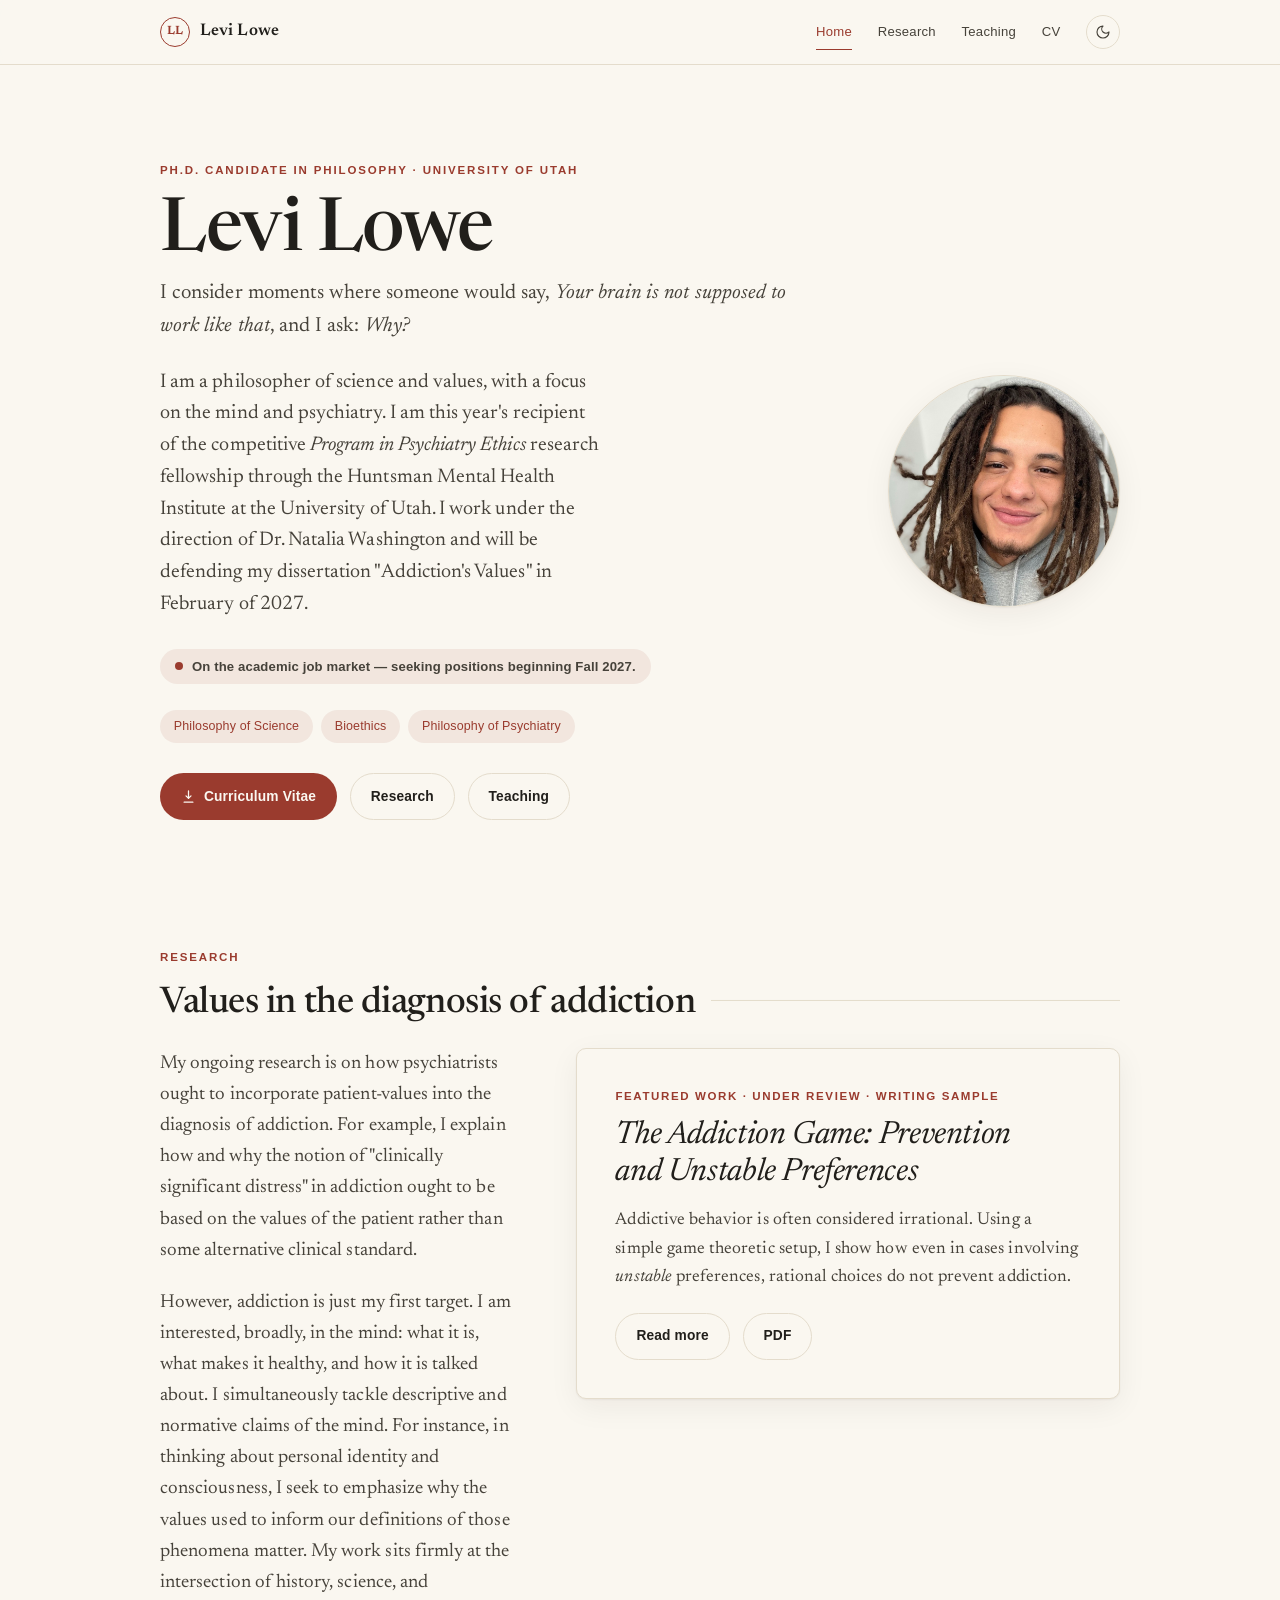
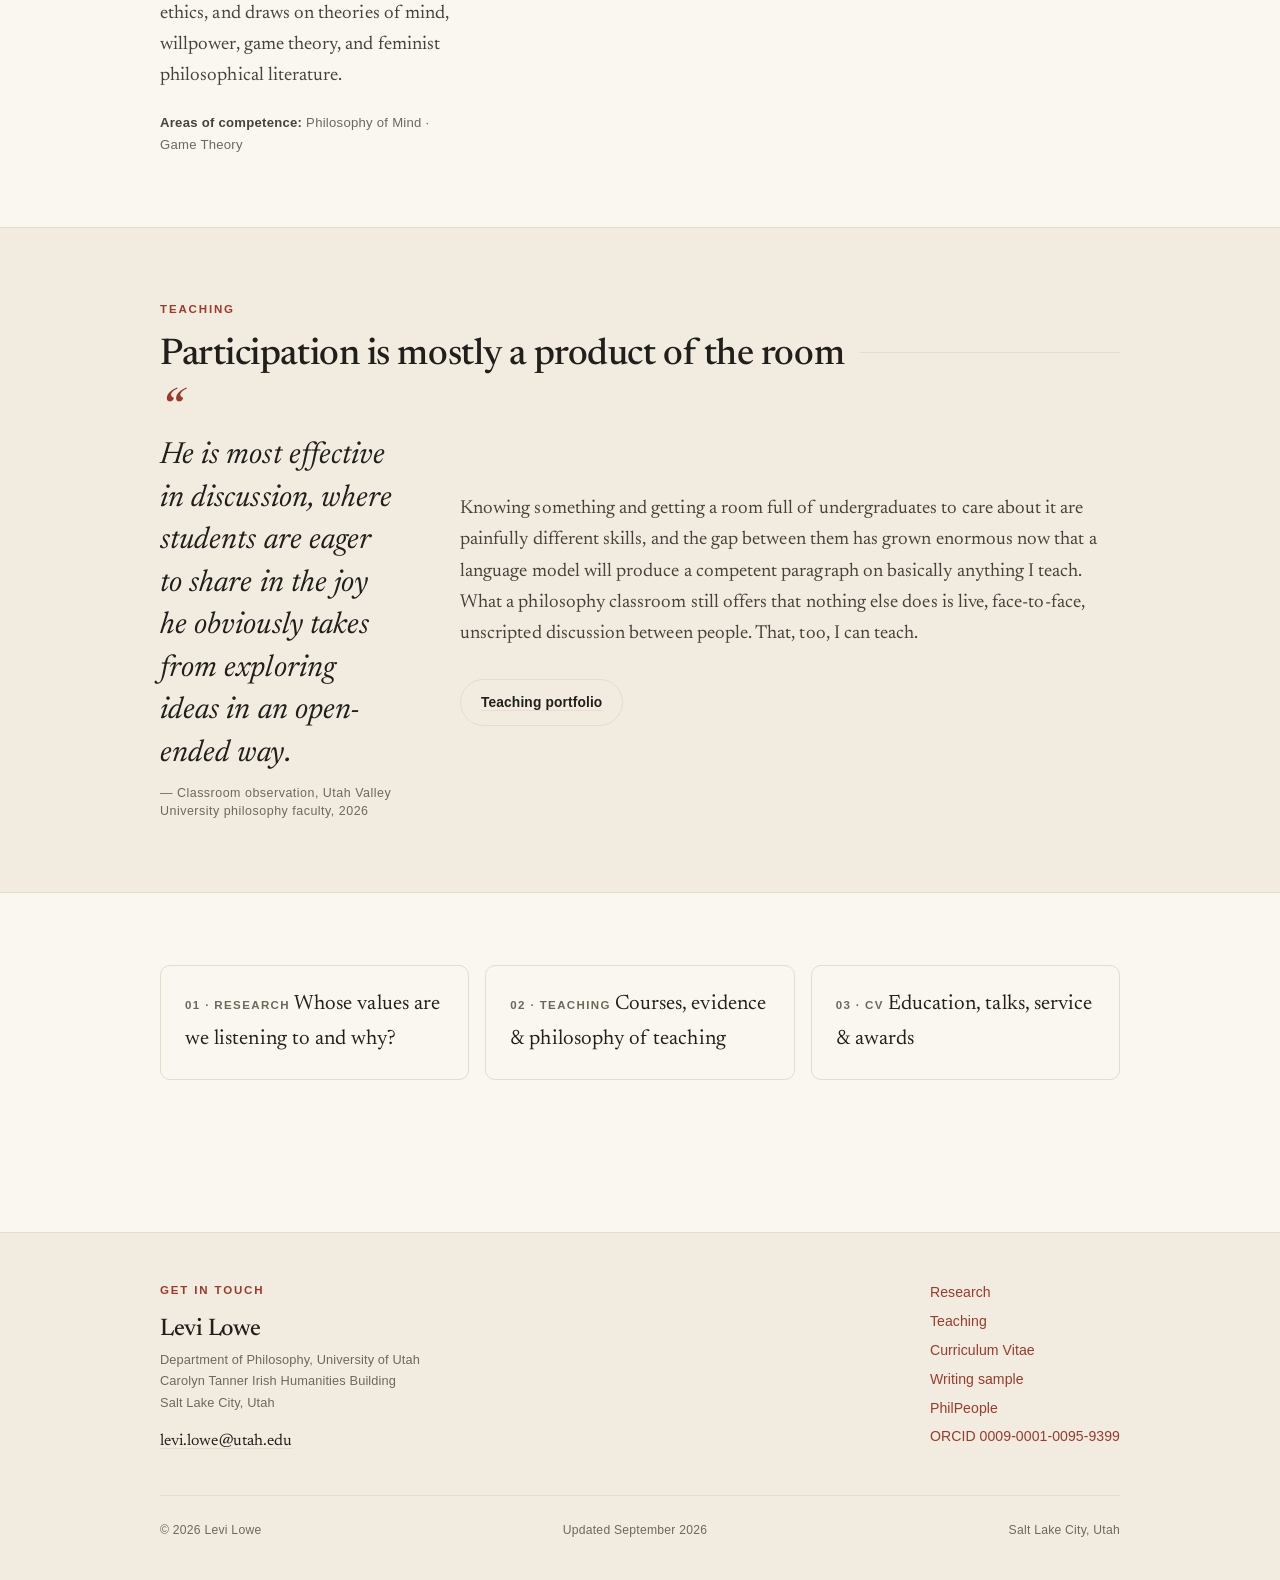
<file: index.html>
<!DOCTYPE html>
<html lang="en">
<head>
  <meta charset="utf-8">
  <meta name="viewport" content="width=device-width, initial-scale=1">
  <script>(function(){try{var t=localStorage.getItem("theme");if(t)document.documentElement.setAttribute("data-theme",t);}catch(e){}})();</script>
  <title>Levi Lowe — Philosopher of science and values</title>
  <meta name="description" content="Levi Lowe is a Ph.D. candidate in philosophy at the University of Utah and a philosopher of science and values, with a focus on the mind and psychiatry. His research is on how psychiatrists ought to incorporate patient-values into the diagnosis of addiction.">
  <meta name="author" content="Levi Lowe">


  <link rel="icon" href="data:image/svg+xml,%3Csvg%20xmlns='http://www.w3.org/2000/svg'%20viewBox='0%200%2032%2032'%3E%3Crect%20width='32'%20height='32'%20rx='6'%20fill='%239A3B2E'/%3E%3Ctext%20x='16'%20y='22'%20font-family='Georgia,serif'%20font-size='15'%20font-weight='600'%20fill='%23FAF7F0'%20text-anchor='middle'%3ELL%3C/text%3E%3C/svg%3E">

  <link rel="preconnect" href="https://fonts.googleapis.com">
  <link rel="preconnect" href="https://fonts.gstatic.com" crossorigin>
  <link href="https://fonts.googleapis.com/css2?family=Newsreader:ital,opsz,wght@0,6..72,300..600;1,6..72,300..600&display=swap" rel="stylesheet">
  <link rel="canonical" href="https://levilakotalowe-sundown.github.io/">
  <meta property="og:type" content="website">
  <meta property="og:site_name" content="Levi Lowe">
  <meta property="og:title" content="Levi Lowe — Philosopher of science and values">
  <meta property="og:description" content="Levi Lowe is a Ph.D. candidate in philosophy at the University of Utah and a philosopher of science and values, with a focus on the mind and psychiatry. His research is on how psychiatrists ought to incorporate patient-values into the diagnosis of addiction.">
  <meta property="og:url" content="https://levilakotalowe-sundown.github.io/">
  <meta property="og:image" content="https://levilakotalowe-sundown.github.io/assets/og-image.png">
  <meta property="og:image:width" content="1200">
  <meta property="og:image:height" content="630">
  <meta property="og:image:alt" content="Levi Lowe — Ph.D. candidate in philosophy, University of Utah">
  <meta name="twitter:card" content="summary_large_image">
  <meta name="twitter:title" content="Levi Lowe — Philosopher of science and values">
  <meta name="twitter:description" content="Levi Lowe is a Ph.D. candidate in philosophy at the University of Utah and a philosopher of science and values, with a focus on the mind and psychiatry. His research is on how psychiatrists ought to incorporate patient-values into the diagnosis of addiction.">
  <meta name="twitter:image" content="https://levilakotalowe-sundown.github.io/assets/og-image.png">
  <link rel="apple-touch-icon" sizes="180x180" href="/assets/apple-touch-icon.png">
  <link rel="icon" type="image/png" sizes="32x32" href="/assets/favicon-32.png">
  <link rel="icon" type="image/png" sizes="16x16" href="/assets/favicon-16.png">
  <link rel="manifest" href="/site.webmanifest">
  <meta name="theme-color" content="#FAF7F0" media="(prefers-color-scheme: light)">
  <meta name="theme-color" content="#16150F" media="(prefers-color-scheme: dark)">
  <script type="application/ld+json">
  {
    "@context": "https://schema.org",
    "@type": "Person",
    "name": "Levi Lowe",
    "givenName": "Levi",
    "familyName": "Lowe",
    "jobTitle": "Ph.D. Candidate in Philosophy",
    "description": "Philosopher of science and values, with a focus on the mind and psychiatry.",
    "affiliation": { "@type": "CollegeOrUniversity", "name": "University of Utah" },
    "url": "https://levilakotalowe-sundown.github.io/",
    "image": "https://levilakotalowe-sundown.github.io/assets/og-image.png",
    "email": "mailto:levi.lowe@utah.edu",
    "knowsAbout": ["Philosophy of Science","Bioethics","Philosophy of Psychiatry","Philosophy of Mind","Game Theory","Philosophy of Addiction"],
    "sameAs": ["https://orcid.org/0009-0001-0095-9399", "https://philpeople.org/profiles/levi-l-lowe"]
  }
  </script>
  <link rel="stylesheet" href="styles.css">
</head>
<body>
  <a class="skip-link" href="#main">Skip to content</a>

  <header class="site-header">
    <div class="site-header__inner">
      <a class="brand" href="index.html" aria-label="Levi Lowe — home">
        <span class="brand__mark" aria-hidden="true">LL</span>
        <span class="brand__name">Levi Lowe</span>
      </a>
      <nav class="nav" aria-label="Primary">
        <a href="index.html" aria-current="page">Home</a>
        <a href="research.html">Research</a>
        <a href="teaching.html">Teaching</a>
        <a href="cv.html">CV</a>
        <button class="theme-toggle" type="button" aria-label="Toggle dark mode" title="Toggle theme">
          <svg viewBox="0 0 24 24" fill="none" stroke="currentColor" stroke-width="1.7" stroke-linecap="round" stroke-linejoin="round" aria-hidden="true"><path class="theme-icon" d="M12 3a6 6 0 0 0 9 9 9 9 0 1 1-9-9Z"></path></svg>
        </button>
      </nav>
    </div>
  </header>

  <main id="main">
    <!-- HERO -->
    <section class="hero">
      <div class="wrap hero__grid">
        <div>
          <p class="eyebrow">Ph.D. Candidate in Philosophy · University of Utah</p>
          <h1>Levi Lowe</h1>
          <p class="hero__role hero__role--roman">I consider moments where someone would say, <em>Your brain is not
            supposed to work like that</em>, and I ask: <em>Why?</em></p>
          <p class="hero__intro">I am a philosopher of science and values, with a focus on the mind
            and psychiatry. I am this year's recipient of the competitive <em>Program in Psychiatry
            Ethics</em> research fellowship through the Huntsman Mental Health Institute at the
            University of Utah. I work under the direction of Dr. Natalia Washington and will be
            defending my dissertation "Addiction's Values" in February of 2027.</p>
          <p class="jobmarket"><span class="jobmarket__dot" aria-hidden="true"></span>On the academic job market — seeking positions beginning Fall 2027.</p>

          <ul class="chips" aria-label="Areas of specialization">
            <li class="chip chip--accent">Philosophy of Science</li>
            <li class="chip chip--accent">Bioethics</li>
            <li class="chip chip--accent">Philosophy of Psychiatry</li>
          </ul>

          <div class="actions">
            <a class="btn btn--primary" href="assets/Levi-Lowe-CV.pdf" target="_blank" rel="noopener">
              <svg viewBox="0 0 24 24" fill="none" stroke="currentColor" stroke-width="2" stroke-linecap="round" stroke-linejoin="round" aria-hidden="true"><path d="M12 3v12m0 0 4-4m-4 4-4-4M5 21h14"></path></svg>
              Curriculum Vitae
            </a>
            <a class="btn btn--ghost" href="research.html">Research</a>
            <a class="btn btn--ghost" href="teaching.html">Teaching</a>
          </div>
        </div>

        <div class="portrait">
          <img src="assets/headshot.jpg" alt="Levi Lowe" width="894" height="900" style="object-position: 50% 38%;">
        </div>
      </div>
    </section>

    <!-- RESEARCH BRIEF -->
    <section class="section">
      <div class="wrap">
        <p class="eyebrow">Research</p>
        <h2 class="section__title section__title--rule">Values in the diagnosis of addiction</h2>
        <div class="hero__grid" style="align-items:start;">
          <div class="measure prose">
            <p>My ongoing research is on how psychiatrists ought to incorporate patient-values into the
              diagnosis of addiction. For example, I explain how and why the notion of "clinically
              significant distress" in addiction ought to be based on the values of the patient rather
              than some alternative clinical standard.</p>
            <p>However, addiction is just my first target. I am
              interested, broadly, in the mind: what it is, what makes it healthy, and how it is talked
              about. I simultaneously tackle descriptive and normative claims of the mind. For instance,
              in thinking about personal identity and consciousness, I seek to emphasize why the values
              used to inform our definitions of those phenomena matter. My work sits firmly at the
              intersection of history, science, and ethics, and draws on theories of mind, willpower,
              game theory, and feminist philosophical literature.</p>
            <p style="font-family:var(--sans); font-size:0.82rem; letter-spacing:0.02em; color:var(--muted); margin-bottom:0;">
              <strong style="color:var(--ink-soft); font-weight:600;">Areas of competence:</strong>
              Philosophy of Mind · Game Theory</p>
          </div>

          <div class="feature" style="max-width:34rem;">
            <p class="feature__kicker">Featured work · Under review · Writing sample</p>
            <h3>The Addiction Game: Prevention and Unstable Preferences</h3>
            <p class="feature__abstract">Addictive behavior is often considered irrational.
              Using a simple game theoretic setup, I show how even in cases involving <em>unstable</em>
              preferences, rational choices do not prevent addiction.</p>
            <div class="actions" style="margin-top:1.3rem;">
              <a class="btn btn--ghost" href="research.html">Read more</a>
              <a class="btn btn--ghost" href="assets/Levi-Lowe-Writing-Sample-The-Addiction-Game.pdf" target="_blank" rel="noopener">PDF</a>
            </div>
          </div>
        </div>
      </div>
    </section>

    <!-- TEACHING BRIEF -->
    <section class="section section--tint">
      <div class="wrap">
        <p class="eyebrow">Teaching</p>
        <h2 class="section__title section__title--rule">Participation is mostly a product of the room</h2>
        <div class="hero__grid" style="align-items:center;">
          <blockquote class="quote quote--feature" style="margin:0;">
            He is most effective in discussion, where students are eager to share in the joy he
            obviously takes from exploring ideas in an open-ended way.
            <cite>— Classroom observation, Utah Valley University philosophy faculty, 2026</cite>
          </blockquote>
          <div class="measure prose">
            <p>Knowing something and getting a room full of undergraduates to care about it are
              painfully different skills, and the gap between them has grown enormous now that a
              language model will produce a competent paragraph on basically anything I teach. What a
              philosophy classroom still offers that nothing else does is live, face-to-face,
              unscripted discussion between people. That, too, I can teach.</p>
            <div class="actions">
              <a class="btn btn--ghost" href="teaching.html">Teaching portfolio</a>
            </div>
          </div>
        </div>
      </div>
    </section>

    <!-- EXPLORE -->
    <section class="section">
      <div class="wrap">
        <div class="cross">
          <a href="research.html">
            <span class="cross__label">01 · Research</span>
            <span class="cross__title">Whose values are we listening to and why?</span>
          </a>
          <a href="teaching.html">
            <span class="cross__label">02 · Teaching</span>
            <span class="cross__title">Courses, evidence &amp; philosophy of teaching</span>
          </a>
          <a href="cv.html">
            <span class="cross__label">03 · CV</span>
            <span class="cross__title">Education, talks, service &amp; awards</span>
          </a>
        </div>
      </div>
    </section>
  </main>

  <footer class="site-footer" id="contact">
    <div class="wrap site-footer__grid">
      <div class="footer-contact">
        <p class="eyebrow">Get in touch</p>
        <h2>Levi Lowe</h2>
        <p class="footer-meta" style="margin:0.2rem 0 0;">
          Department of Philosophy, University of Utah<br>
          Carolyn Tanner Irish Humanities Building<br>
          Salt Lake City, Utah
        </p>
        <p style="margin:0.9rem 0 0;"><a href="mailto:levi.lowe@utah.edu">levi.lowe@utah.edu</a></p>
      </div>
      <div class="footer-links">
        <a href="research.html">Research</a>
        <a href="teaching.html">Teaching</a>
        <a href="cv.html">Curriculum Vitae</a>
        <a href="assets/Levi-Lowe-Writing-Sample-The-Addiction-Game.pdf" target="_blank" rel="noopener">Writing sample</a>
        <a href="https://philpeople.org/profiles/levi-l-lowe" target="_blank" rel="noopener">PhilPeople</a>
        <a href="https://orcid.org/0009-0001-0095-9399" target="_blank" rel="noopener">ORCID 0009-0001-0095-9399</a>
      </div>
    </div>
    <div class="wrap footer-fine">
      <span>© <span id="year">2026</span> Levi Lowe</span>
      <span>Updated September 2026</span>
      <span>Salt Lake City, Utah</span>
    </div>
  </footer>

  <script>
    (function () {
      var root = document.documentElement;
      var btn = document.querySelector(".theme-toggle");
      if (btn) btn.addEventListener("click", function () {
        var isDark = root.getAttribute("data-theme") === "dark"
          || (!root.getAttribute("data-theme") && matchMedia("(prefers-color-scheme: dark)").matches);
        var next = isDark ? "light" : "dark";
        root.setAttribute("data-theme", next);
        try { localStorage.setItem("theme", next); } catch (e) {}
      });
      var y = document.getElementById("year");
      if (y) y.textContent = new Date().getFullYear();
    })();
  </script>
</body>
</html>
</file>
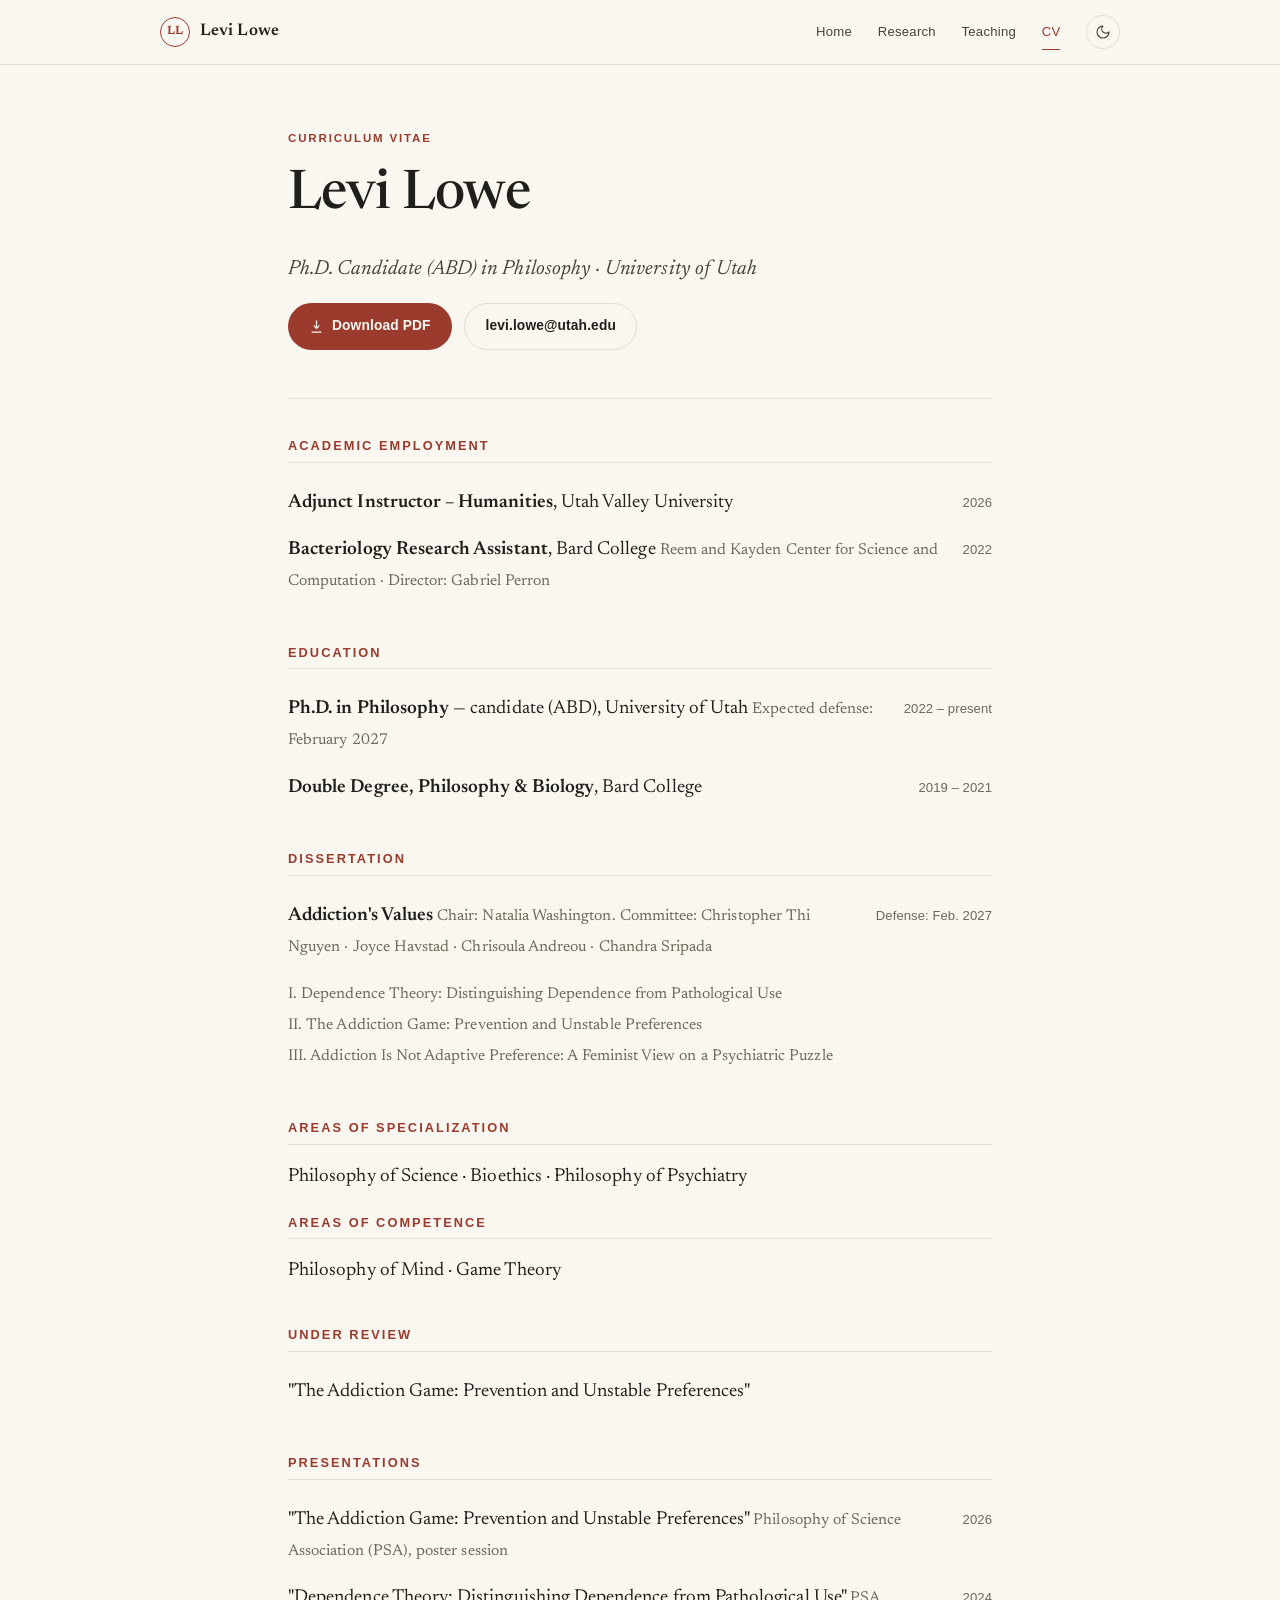
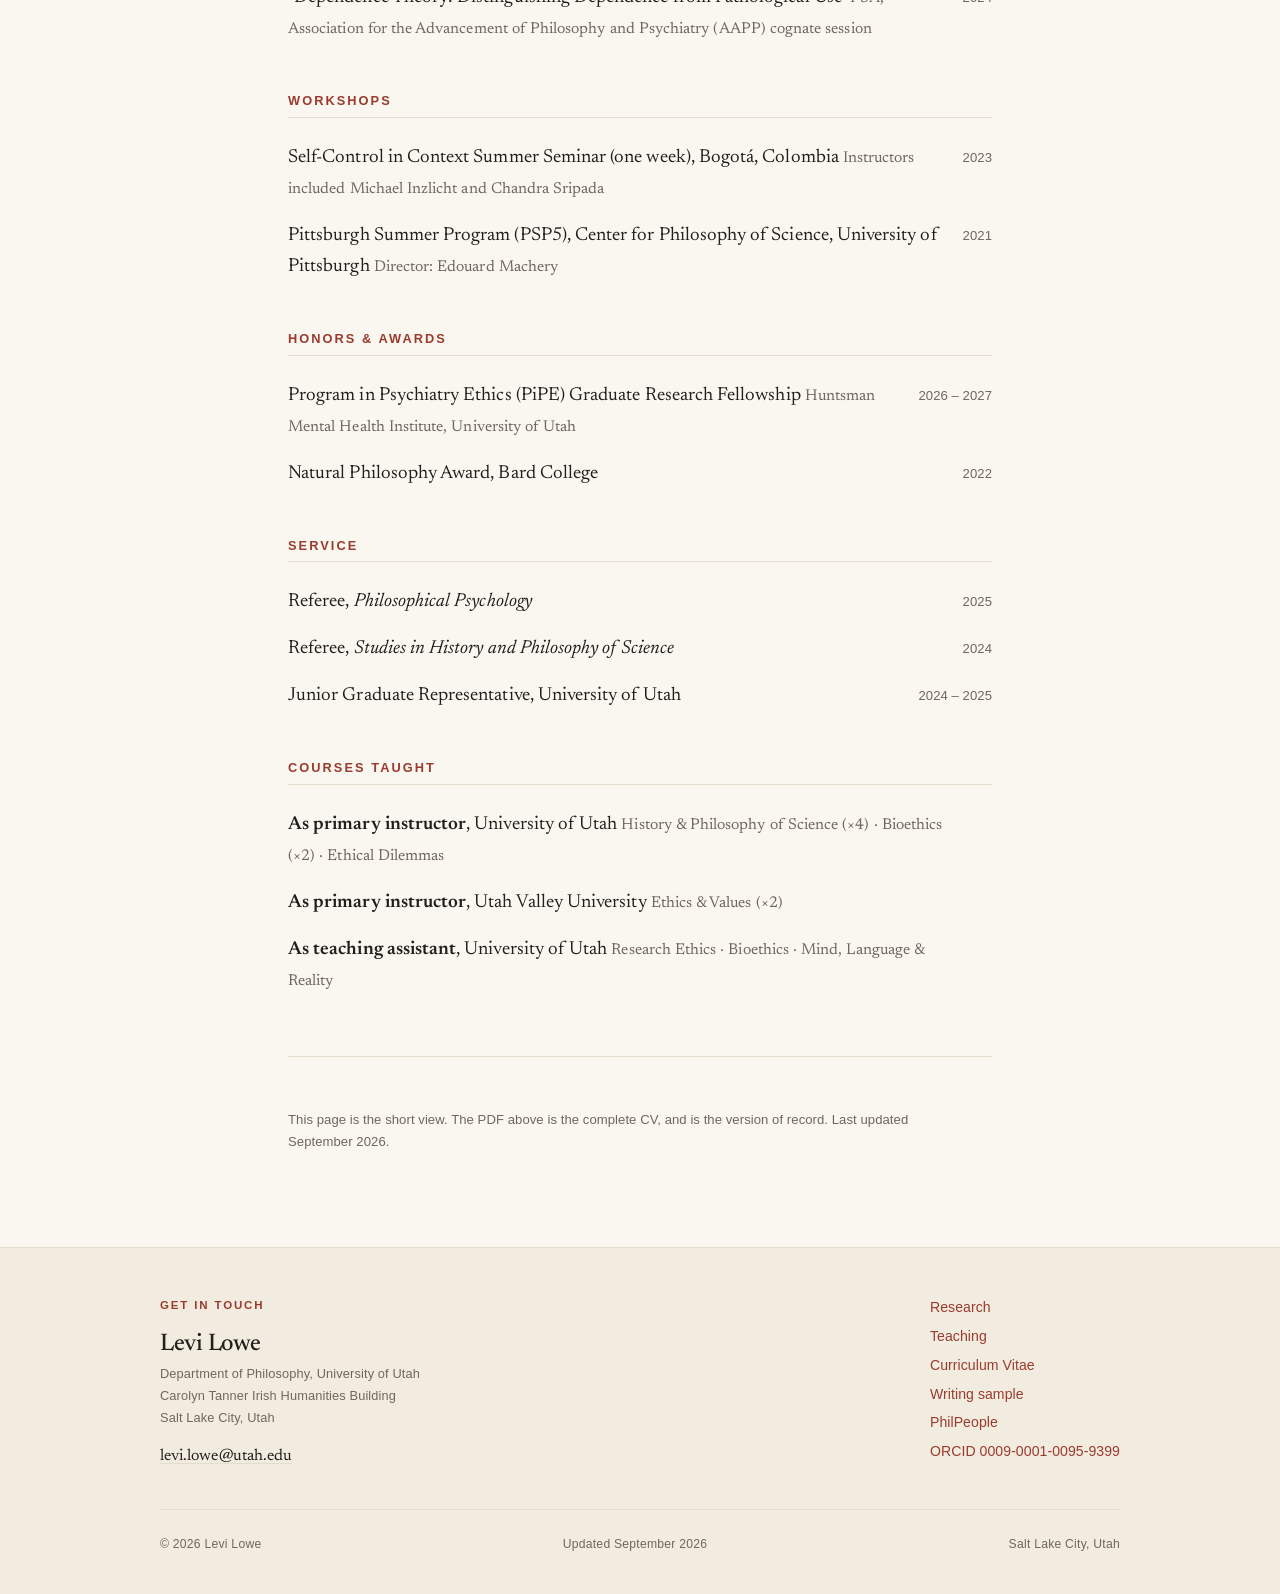
<file: cv.html>
<!DOCTYPE html>
<html lang="en">
<head>
  <meta charset="utf-8">
  <meta name="viewport" content="width=device-width, initial-scale=1">
  <script>(function(){try{var t=localStorage.getItem("theme");if(t)document.documentElement.setAttribute("data-theme",t);}catch(e){}})();</script>
  <title>Curriculum Vitae — Levi Lowe</title>
  <meta name="description" content="Curriculum vitae of Levi Lowe — Ph.D. candidate in philosophy at the University of Utah.">
  <link rel="icon" href="data:image/svg+xml,%3Csvg%20xmlns='http://www.w3.org/2000/svg'%20viewBox='0%200%2032%2032'%3E%3Crect%20width='32'%20height='32'%20rx='6'%20fill='%239A3B2E'/%3E%3Ctext%20x='16'%20y='22'%20font-family='Georgia,serif'%20font-size='15'%20font-weight='600'%20fill='%23FAF7F0'%20text-anchor='middle'%3ELL%3C/text%3E%3C/svg%3E">
  <link rel="preconnect" href="https://fonts.googleapis.com">
  <link rel="preconnect" href="https://fonts.gstatic.com" crossorigin>
  <link href="https://fonts.googleapis.com/css2?family=Newsreader:ital,opsz,wght@0,6..72,300..600;1,6..72,300..600&display=swap" rel="stylesheet">
  <link rel="canonical" href="https://levilakotalowe-sundown.github.io/cv.html">
  <meta property="og:type" content="website">
  <meta property="og:site_name" content="Levi Lowe">
  <meta property="og:title" content="Curriculum Vitae — Levi Lowe">
  <meta property="og:description" content="Curriculum vitae of Levi Lowe — Ph.D. candidate in philosophy at the University of Utah.">
  <meta property="og:url" content="https://levilakotalowe-sundown.github.io/cv.html">
  <meta property="og:image" content="https://levilakotalowe-sundown.github.io/assets/og-image.png">
  <meta property="og:image:width" content="1200">
  <meta property="og:image:height" content="630">
  <meta property="og:image:alt" content="Levi Lowe — Ph.D. candidate in philosophy, University of Utah">
  <meta name="twitter:card" content="summary_large_image">
  <meta name="twitter:title" content="Curriculum Vitae — Levi Lowe">
  <meta name="twitter:description" content="Curriculum vitae of Levi Lowe — Ph.D. candidate in philosophy at the University of Utah.">
  <meta name="twitter:image" content="https://levilakotalowe-sundown.github.io/assets/og-image.png">
  <link rel="apple-touch-icon" sizes="180x180" href="/assets/apple-touch-icon.png">
  <link rel="icon" type="image/png" sizes="32x32" href="/assets/favicon-32.png">
  <link rel="icon" type="image/png" sizes="16x16" href="/assets/favicon-16.png">
  <link rel="manifest" href="/site.webmanifest">
  <meta name="theme-color" content="#FAF7F0" media="(prefers-color-scheme: light)">
  <meta name="theme-color" content="#16150F" media="(prefers-color-scheme: dark)">
  <link rel="stylesheet" href="styles.css">
</head>
<body>
  <a class="skip-link" href="#main">Skip to content</a>

  <header class="site-header">
    <div class="site-header__inner">
      <a class="brand" href="index.html" aria-label="Levi Lowe — home">
        <span class="brand__mark" aria-hidden="true">LL</span>
        <span class="brand__name">Levi Lowe</span>
      </a>
      <nav class="nav" aria-label="Primary">
        <a href="index.html">Home</a>
        <a href="research.html">Research</a>
        <a href="teaching.html">Teaching</a>
        <a href="cv.html" aria-current="page">CV</a>
        <button class="theme-toggle" type="button" aria-label="Toggle dark mode" title="Toggle theme">
          <svg viewBox="0 0 24 24" fill="none" stroke="currentColor" stroke-width="1.7" stroke-linecap="round" stroke-linejoin="round" aria-hidden="true"><path d="M12 3a6 6 0 0 0 9 9 9 9 0 1 1-9-9Z"></path></svg>
        </button>
      </nav>
    </div>
  </header>

  <main id="main">
    <div class="wrap narrow" style="margin-inline:auto;">
      <div class="page-head" style="padding-bottom:0.5rem;">
        <p class="eyebrow">Curriculum Vitae</p>
        <h1>Levi Lowe</h1>
        <p class="hero__role" style="margin-bottom:1rem;">Ph.D. Candidate (ABD) in Philosophy · University of Utah</p>
        <div class="actions" style="margin-top:0.5rem;">
          <a class="btn btn--primary" href="assets/Levi-Lowe-CV.pdf" target="_blank" rel="noopener">
            <svg viewBox="0 0 24 24" fill="none" stroke="currentColor" stroke-width="2" stroke-linecap="round" stroke-linejoin="round" aria-hidden="true"><path d="M12 3v12m0 0 4-4m-4 4-4-4M5 21h14"></path></svg>
            Download PDF
          </a>
          <a class="btn btn--ghost" href="mailto:levi.lowe@utah.edu">levi.lowe@utah.edu</a>
        </div>
      </div>

      <hr style="margin:2.5rem 0;">

      <div class="cv-section">
        <h2>Academic Employment</h2>
        <div class="cv-row">
          <span class="cv-row__title"><strong>Adjunct Instructor &ndash; Humanities</strong>, Utah Valley University</span>
          <span class="cv-row__date">2026</span>
        </div>
        <div class="cv-row">
          <span class="cv-row__title"><strong>Bacteriology Research Assistant</strong>, Bard College
            <span class="cv-row__sub">Reem and Kayden Center for Science and Computation · Director: Gabriel Perron</span></span>
          <span class="cv-row__date">2022</span>
        </div>
      </div>

      <div class="cv-section">
        <h2>Education</h2>
        <div class="cv-row">
          <span class="cv-row__title"><strong>Ph.D. in Philosophy</strong> — candidate (ABD), University of Utah
            <span class="cv-row__sub">Expected defense: February 2027</span></span>
          <span class="cv-row__date">2022 &ndash; present</span>
        </div>
        <div class="cv-row">
          <span class="cv-row__title"><strong>Double Degree, Philosophy &amp; Biology</strong>, Bard College</span>
          <span class="cv-row__date">2019 &ndash; 2021</span>
        </div>
      </div>

      <div class="cv-section">
        <h2>Dissertation</h2>
        <div class="cv-row">
          <span class="cv-row__title"><strong>Addiction's Values</strong>
            <span class="cv-row__sub">Chair: Natalia Washington. Committee: Christopher Thi Nguyen · Joyce Havstad ·
              Chrisoula Andreou · Chandra Sripada</span></span>
          <span class="cv-row__date">Defense: Feb. 2027</span>
        </div>
        <div class="cv-row">
          <span class="cv-row__title"><span class="cv-row__sub" style="margin-top:0;">I. Dependence Theory: Distinguishing Dependence from Pathological Use<br>
            II. The Addiction Game: Prevention and Unstable Preferences<br>
            III. Addiction Is Not Adaptive Preference: A Feminist View on a Psychiatric Puzzle</span></span>
        </div>
      </div>

      <div class="cv-section">
        <h2>Areas of Specialization</h2>
        <p style="margin:0 0 1rem;">Philosophy of Science · Bioethics · Philosophy of Psychiatry</p>
        <h2 style="margin-top:1.5rem;">Areas of Competence</h2>
        <p style="margin:0;">Philosophy of Mind · Game Theory</p>
      </div>

      <div class="cv-section">
        <h2>Under Review</h2>
        <div class="cv-row">
          <span class="cv-row__title">"The Addiction Game: Prevention and Unstable Preferences"</span>
        </div>
      </div>

      <div class="cv-section">
        <h2>Presentations</h2>
        <div class="cv-row">
          <span class="cv-row__title">"The Addiction Game: Prevention and Unstable Preferences"
            <span class="cv-row__sub">Philosophy of Science Association (PSA), poster session</span></span>
          <span class="cv-row__date">2026</span>
        </div>
        <div class="cv-row">
          <span class="cv-row__title">"Dependence Theory: Distinguishing Dependence from Pathological Use"
            <span class="cv-row__sub">PSA, Association for the Advancement of Philosophy and Psychiatry (AAPP) cognate session</span></span>
          <span class="cv-row__date">2024</span>
        </div>
      </div>

      <div class="cv-section">
        <h2>Workshops</h2>
        <div class="cv-row">
          <span class="cv-row__title">Self-Control in Context Summer Seminar (one week), Bogotá, Colombia
            <span class="cv-row__sub">Instructors included Michael Inzlicht and Chandra Sripada</span></span>
          <span class="cv-row__date">2023</span>
        </div>
        <div class="cv-row">
          <span class="cv-row__title">Pittsburgh Summer Program (PSP5), Center for Philosophy of Science, University of Pittsburgh
            <span class="cv-row__sub">Director: Edouard Machery</span></span>
          <span class="cv-row__date">2021</span>
        </div>
      </div>

      <div class="cv-section">
        <h2>Honors &amp; Awards</h2>
        <div class="cv-row">
          <span class="cv-row__title">Program in Psychiatry Ethics (PiPE) Graduate Research Fellowship
            <span class="cv-row__sub">Huntsman Mental Health Institute, University of Utah</span></span>
          <span class="cv-row__date">2026 &ndash; 2027</span>
        </div>
        <div class="cv-row">
          <span class="cv-row__title">Natural Philosophy Award, Bard College</span>
          <span class="cv-row__date">2022</span>
        </div>
      </div>

      <div class="cv-section">
        <h2>Service</h2>
        <div class="cv-row">
          <span class="cv-row__title">Referee, <em>Philosophical Psychology</em></span>
          <span class="cv-row__date">2025</span>
        </div>
        <div class="cv-row">
          <span class="cv-row__title">Referee, <em>Studies in History and Philosophy of Science</em></span>
          <span class="cv-row__date">2024</span>
        </div>
        <div class="cv-row">
          <span class="cv-row__title">Junior Graduate Representative, University of Utah</span>
          <span class="cv-row__date">2024 &ndash; 2025</span>
        </div>
      </div>

      <div class="cv-section">
        <h2>Courses Taught</h2>
        <div class="cv-row">
          <span class="cv-row__title"><strong>As primary instructor</strong>, University of Utah
            <span class="cv-row__sub">History &amp; Philosophy of Science (×4) · Bioethics (×2) · Ethical Dilemmas</span></span>
        </div>
        <div class="cv-row">
          <span class="cv-row__title"><strong>As primary instructor</strong>, Utah Valley University
            <span class="cv-row__sub">Ethics &amp; Values (×2)</span></span>
        </div>
        <div class="cv-row">
          <span class="cv-row__title"><strong>As teaching assistant</strong>, University of Utah
            <span class="cv-row__sub">Research Ethics · Bioethics · Mind, Language &amp; Reality</span></span>
        </div>
      </div>

      <hr>
      <p style="font-family:var(--sans); font-size:0.82rem; color:var(--muted);">
        This page is the short view. The PDF above is the complete CV, and is the version of record. Last updated September 2026.
      </p>
    </div>
  </main>

  <footer class="site-footer" id="contact">
    <div class="wrap site-footer__grid">
      <div class="footer-contact">
        <p class="eyebrow">Get in touch</p>
        <h2>Levi Lowe</h2>
        <p class="footer-meta" style="margin:0.2rem 0 0;">
          Department of Philosophy, University of Utah<br>
          Carolyn Tanner Irish Humanities Building<br>
          Salt Lake City, Utah
        </p>
        <p style="margin:0.9rem 0 0;"><a href="mailto:levi.lowe@utah.edu">levi.lowe@utah.edu</a></p>
      </div>
      <div class="footer-links">
        <a href="research.html">Research</a>
        <a href="teaching.html">Teaching</a>
        <a href="cv.html">Curriculum Vitae</a>
        <a href="assets/Levi-Lowe-Writing-Sample-The-Addiction-Game.pdf" target="_blank" rel="noopener">Writing sample</a>
        <a href="https://philpeople.org/profiles/levi-l-lowe" target="_blank" rel="noopener">PhilPeople</a>
        <a href="https://orcid.org/0009-0001-0095-9399" target="_blank" rel="noopener">ORCID 0009-0001-0095-9399</a>
      </div>
    </div>
    <div class="wrap footer-fine">
      <span>© <span id="year">2026</span> Levi Lowe</span>
      <span>Updated September 2026</span>
      <span>Salt Lake City, Utah</span>
    </div>
  </footer>

  <script>
    (function () {
      var root = document.documentElement;
      var btn = document.querySelector(".theme-toggle");
      if (btn) btn.addEventListener("click", function () {
        var isDark = root.getAttribute("data-theme") === "dark"
          || (!root.getAttribute("data-theme") && matchMedia("(prefers-color-scheme: dark)").matches);
        var next = isDark ? "light" : "dark";
        root.setAttribute("data-theme", next);
        try { localStorage.setItem("theme", next); } catch (e) {}
      });
      var y = document.getElementById("year"); if (y) y.textContent = new Date().getFullYear();
    })();
  </script>
</body>
</html>
</file>
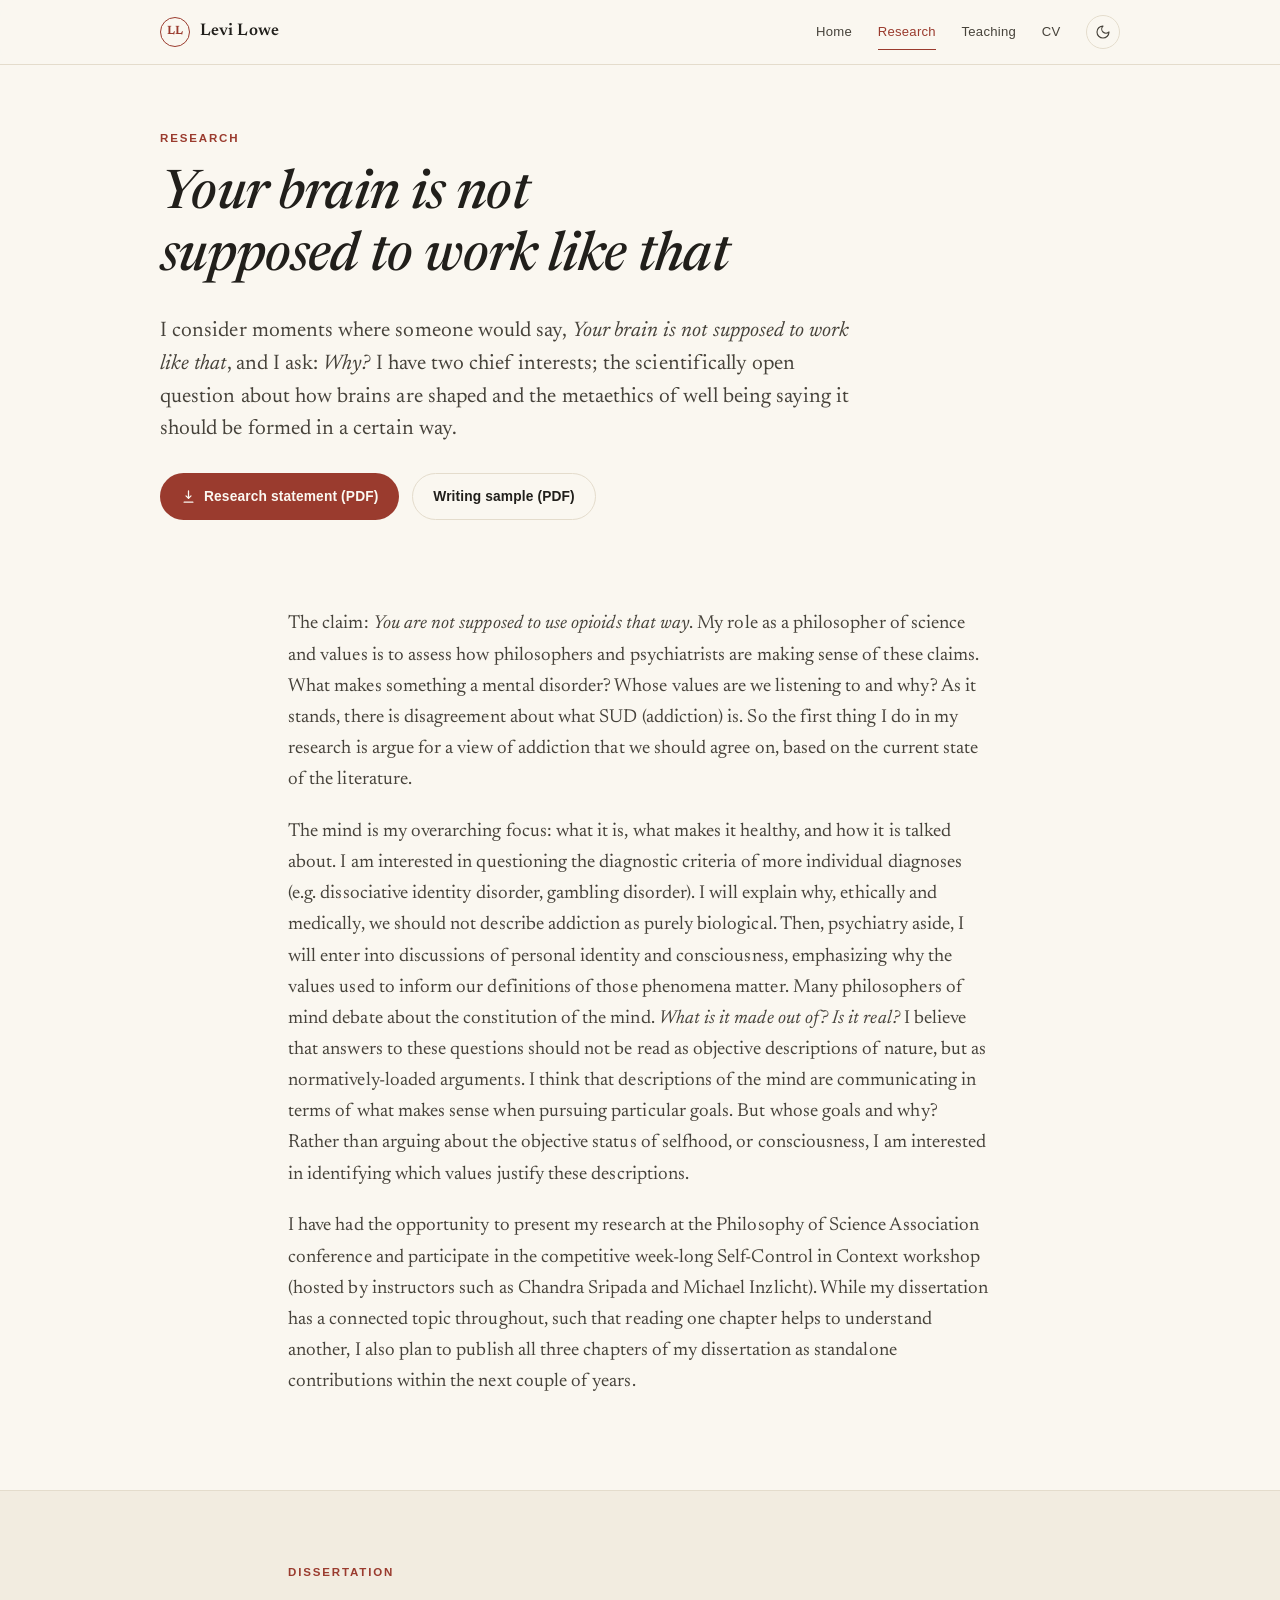
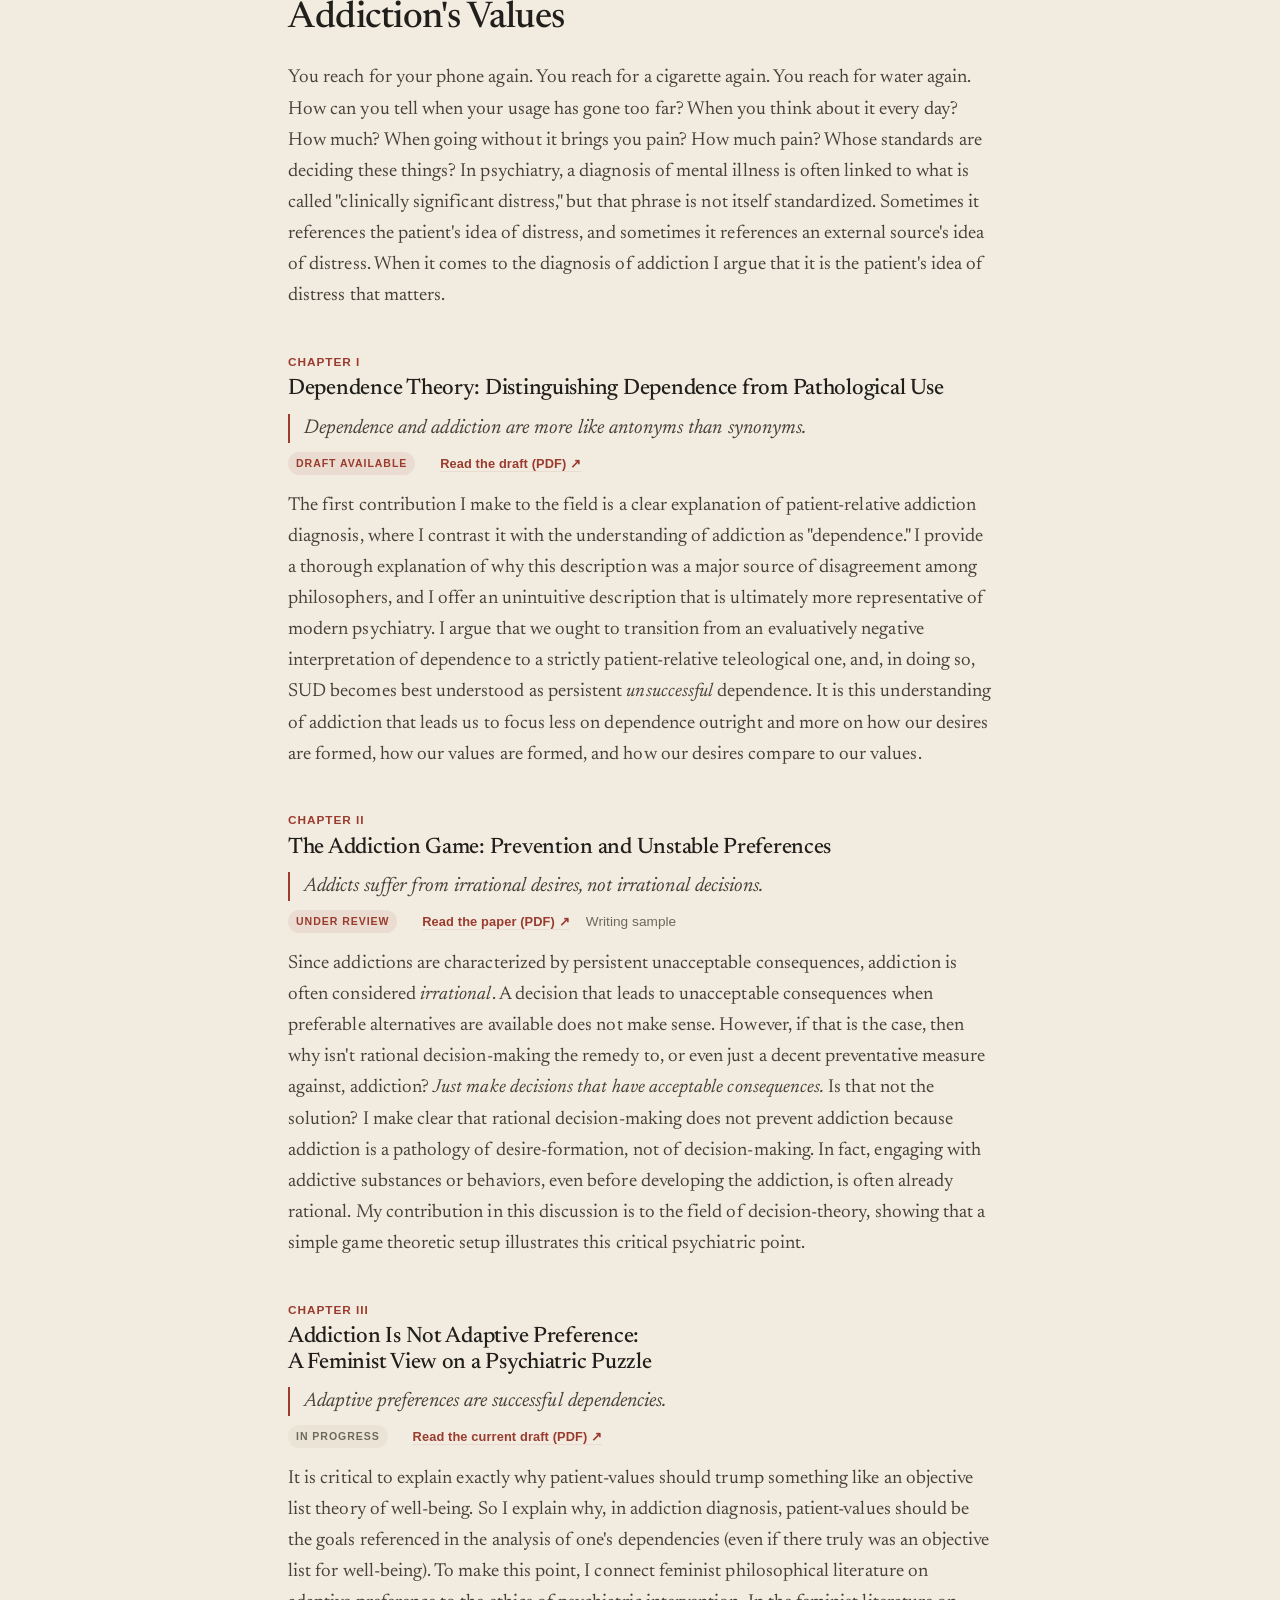
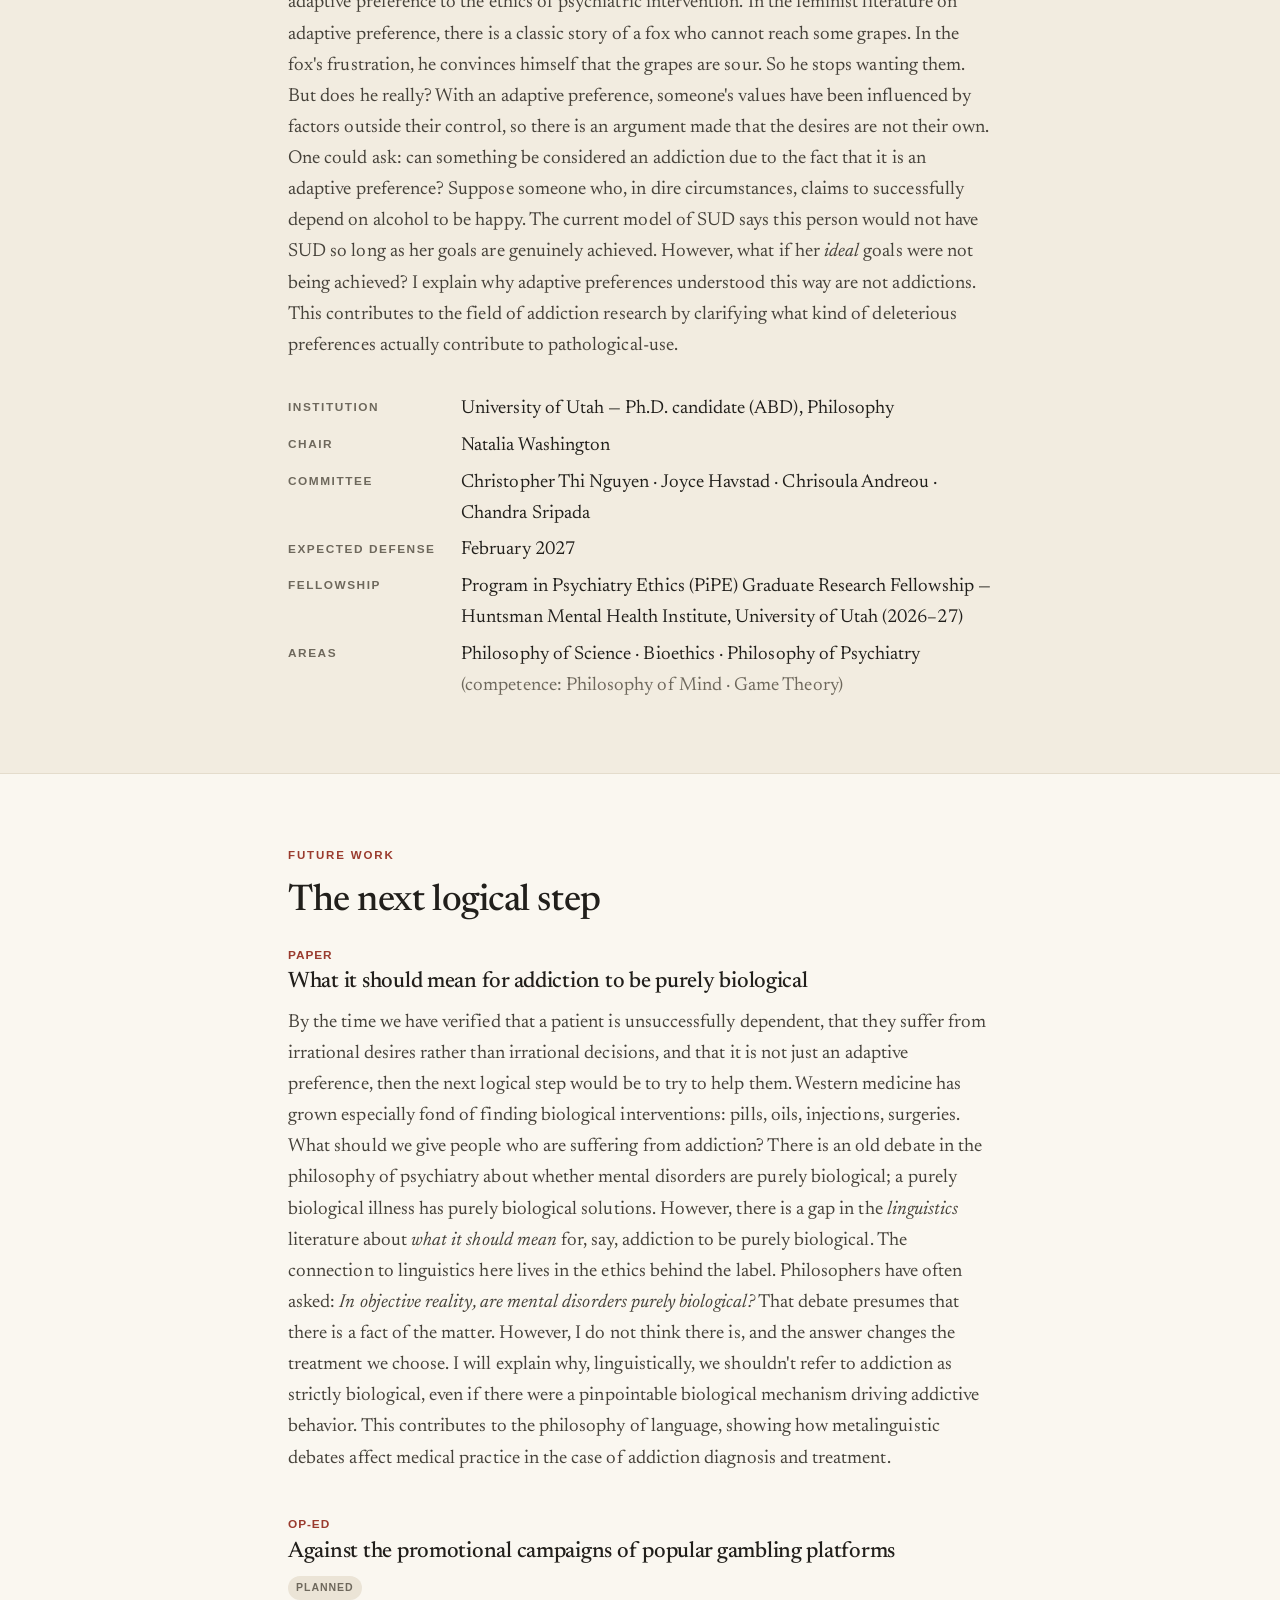
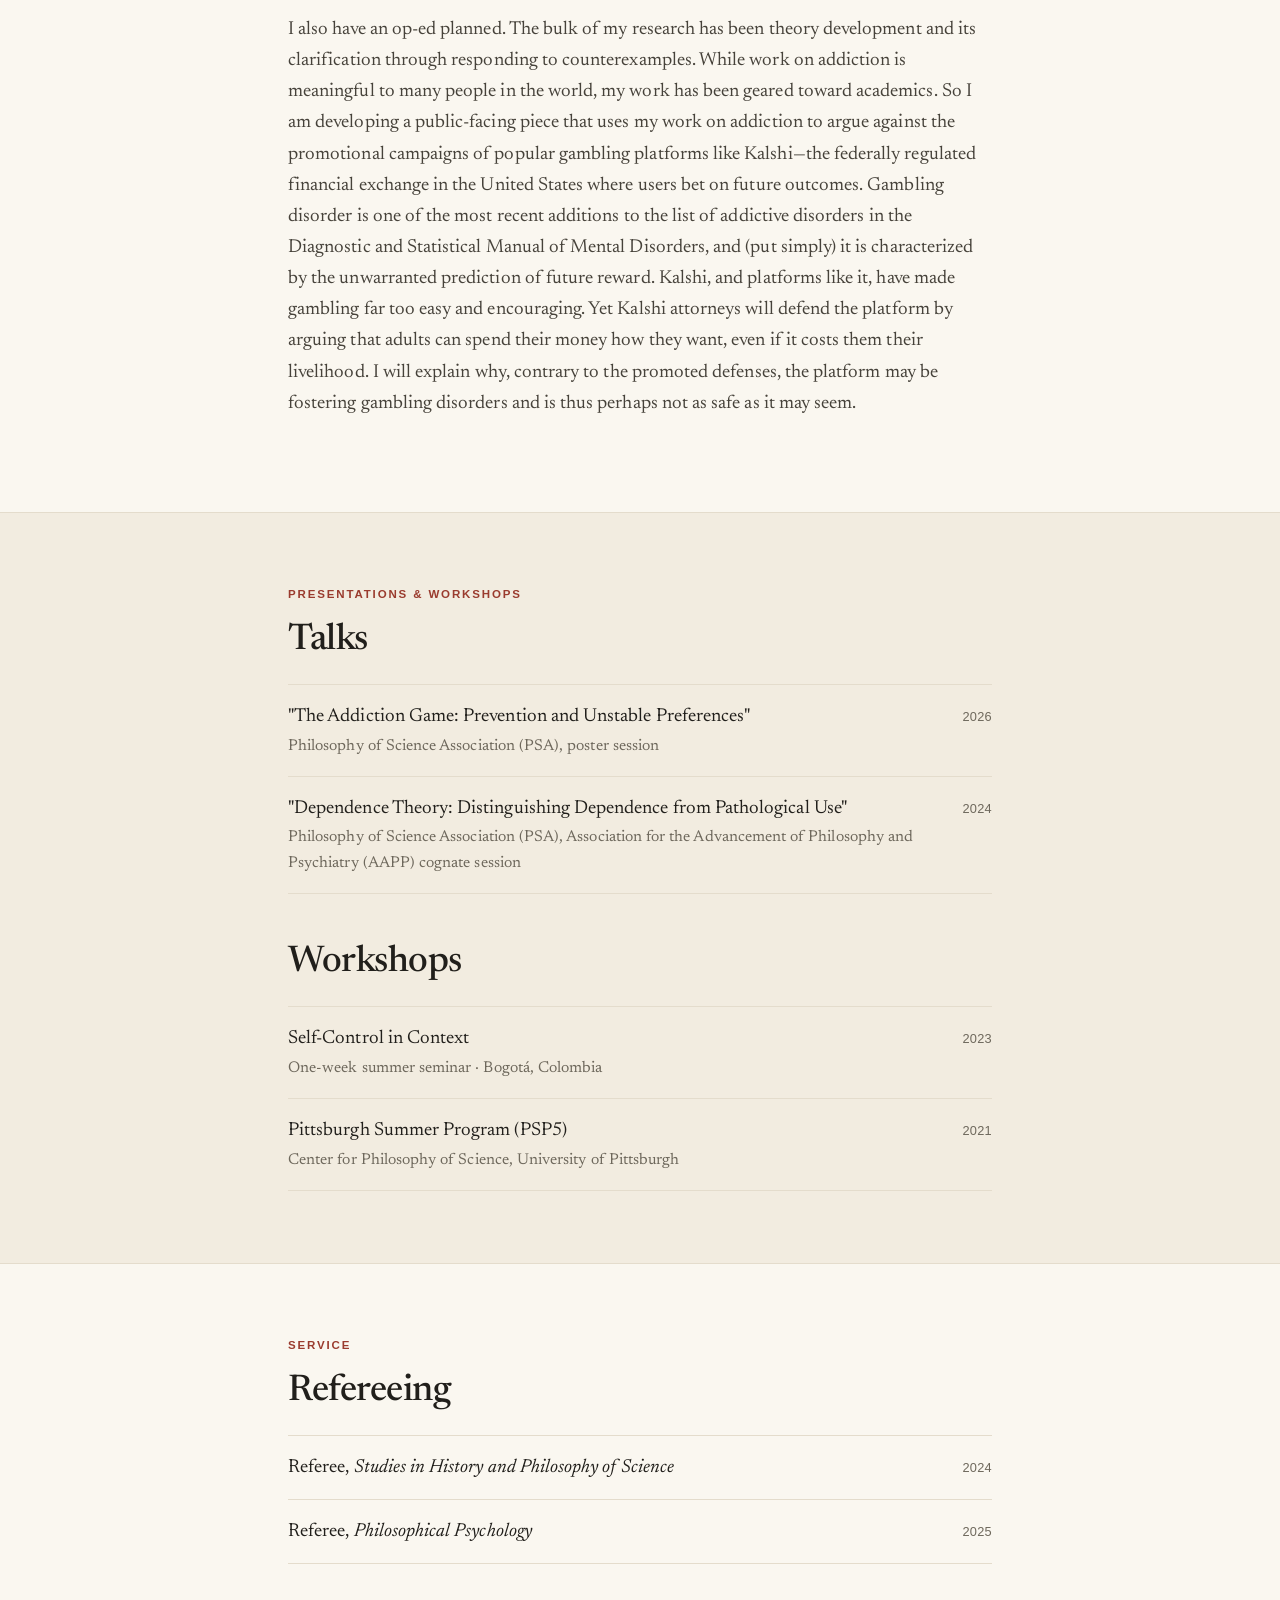
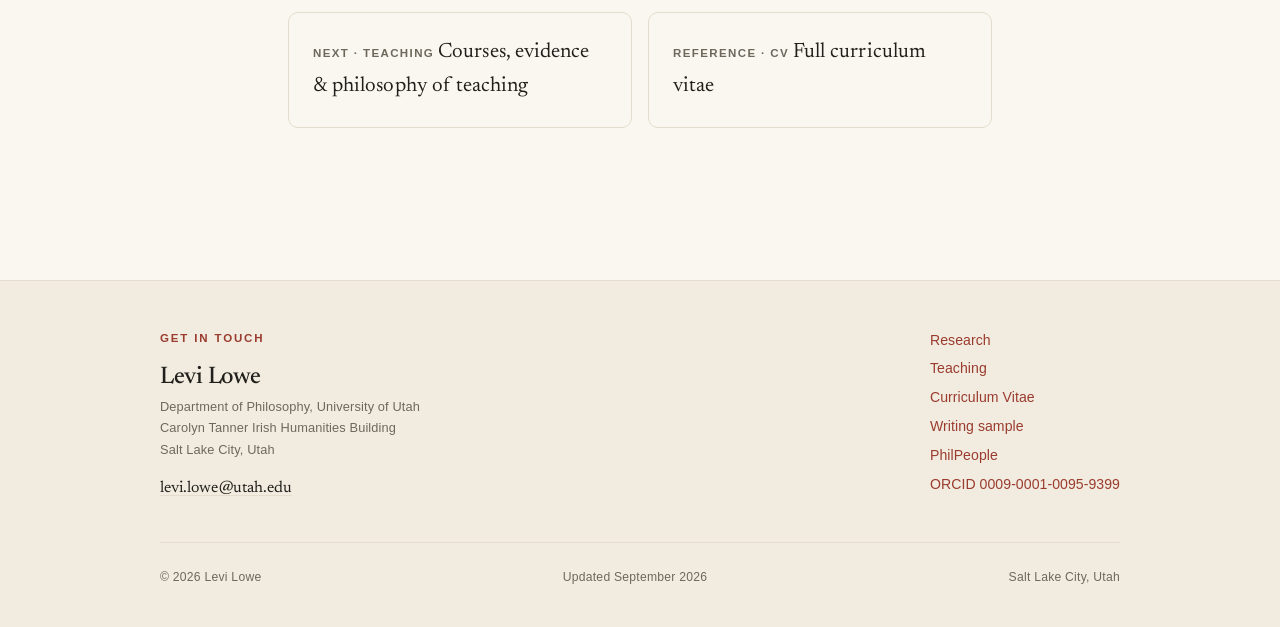
<file: research.html>
<!DOCTYPE html>
<html lang="en">
<head>
  <meta charset="utf-8">
  <meta name="viewport" content="width=device-width, initial-scale=1">
  <script>(function(){try{var t=localStorage.getItem("theme");if(t)document.documentElement.setAttribute("data-theme",t);}catch(e){}})();</script>
  <title>Research — Levi Lowe</title>
  <meta name="description" content="Levi Lowe's research in philosophy of science, bioethics, and the philosophy of psychiatry: how psychiatrists ought to incorporate patient-values into the diagnosis of addiction.">
  <link rel="icon" href="data:image/svg+xml,%3Csvg%20xmlns='http://www.w3.org/2000/svg'%20viewBox='0%200%2032%2032'%3E%3Crect%20width='32'%20height='32'%20rx='6'%20fill='%239A3B2E'/%3E%3Ctext%20x='16'%20y='22'%20font-family='Georgia,serif'%20font-size='15'%20font-weight='600'%20fill='%23FAF7F0'%20text-anchor='middle'%3ELL%3C/text%3E%3C/svg%3E">
  <link rel="preconnect" href="https://fonts.googleapis.com">
  <link rel="preconnect" href="https://fonts.gstatic.com" crossorigin>
  <link href="https://fonts.googleapis.com/css2?family=Newsreader:ital,opsz,wght@0,6..72,300..600;1,6..72,300..600&display=swap" rel="stylesheet">
  <link rel="canonical" href="https://levilakotalowe-sundown.github.io/research.html">
  <meta property="og:type" content="website">
  <meta property="og:site_name" content="Levi Lowe">
  <meta property="og:title" content="Research — Levi Lowe">
  <meta property="og:description" content="Levi Lowe's research in philosophy of science, bioethics, and the philosophy of psychiatry: how psychiatrists ought to incorporate patient-values into the diagnosis of addiction.">
  <meta property="og:url" content="https://levilakotalowe-sundown.github.io/research.html">
  <meta property="og:image" content="https://levilakotalowe-sundown.github.io/assets/og-image.png">
  <meta property="og:image:width" content="1200">
  <meta property="og:image:height" content="630">
  <meta property="og:image:alt" content="Levi Lowe — Ph.D. candidate in philosophy, University of Utah">
  <meta name="twitter:card" content="summary_large_image">
  <meta name="twitter:title" content="Research — Levi Lowe">
  <meta name="twitter:description" content="Levi Lowe's research in philosophy of science, bioethics, and the philosophy of psychiatry: how psychiatrists ought to incorporate patient-values into the diagnosis of addiction.">
  <meta name="twitter:image" content="https://levilakotalowe-sundown.github.io/assets/og-image.png">
  <link rel="apple-touch-icon" sizes="180x180" href="/assets/apple-touch-icon.png">
  <link rel="icon" type="image/png" sizes="32x32" href="/assets/favicon-32.png">
  <link rel="icon" type="image/png" sizes="16x16" href="/assets/favicon-16.png">
  <link rel="manifest" href="/site.webmanifest">
  <meta name="theme-color" content="#FAF7F0" media="(prefers-color-scheme: light)">
  <meta name="theme-color" content="#16150F" media="(prefers-color-scheme: dark)">
  <link rel="stylesheet" href="styles.css">
</head>
<body>
  <a class="skip-link" href="#main">Skip to content</a>

  <header class="site-header">
    <div class="site-header__inner">
      <a class="brand" href="index.html" aria-label="Levi Lowe — home">
        <span class="brand__mark" aria-hidden="true">LL</span>
        <span class="brand__name">Levi Lowe</span>
      </a>
      <nav class="nav" aria-label="Primary">
        <a href="index.html">Home</a>
        <a href="research.html" aria-current="page">Research</a>
        <a href="teaching.html">Teaching</a>
        <a href="cv.html">CV</a>
        <button class="theme-toggle" type="button" aria-label="Toggle dark mode" title="Toggle theme">
          <svg viewBox="0 0 24 24" fill="none" stroke="currentColor" stroke-width="1.7" stroke-linecap="round" stroke-linejoin="round" aria-hidden="true"><path d="M12 3a6 6 0 0 0 9 9 9 9 0 1 1-9-9Z"></path></svg>
        </button>
      </nav>
    </div>
  </header>

  <main id="main">
    <div class="wrap">
      <div class="page-head narrow" style="margin-inline:0;">
        <p class="eyebrow">Research</p>
        <h1><em>Your brain is not supposed to work like that</em></h1>
        <p class="lede">I consider moments where someone would say, <em>Your brain is not supposed to
          work like that</em>, and I ask: <em>Why?</em> I have two chief interests; the scientifically
          open question about how brains are shaped and the metaethics of well being saying it should
          be formed in a certain way.</p>
        <div class="actions" style="margin-top:1.7rem;">
          <a class="btn btn--primary" href="assets/Levi-Lowe-Research-Statement.pdf" target="_blank" rel="noopener">
            <svg viewBox="0 0 24 24" fill="none" stroke="currentColor" stroke-width="2" stroke-linecap="round" stroke-linejoin="round" aria-hidden="true"><path d="M12 3v12m0 0 4-4m-4 4-4-4M5 21h14"></path></svg>
            Research statement (PDF)
          </a>
          <a class="btn btn--ghost" href="assets/Levi-Lowe-Writing-Sample-The-Addiction-Game.pdf" target="_blank" rel="noopener">Writing sample (PDF)</a>
        </div>
      </div>
    </div>

    <section class="section">
      <div class="wrap narrow prose" style="margin-inline:auto;">
        <p>The claim: <em>You are not supposed to use opioids that way</em>. My role as a philosopher
          of science and values is to assess how philosophers and psychiatrists are making sense of
          these claims. What makes something a mental disorder? Whose values are we listening to and
          why? As it stands, there is disagreement about what SUD (addiction) is. So the first thing I
          do in my research is argue for a view of addiction that we should agree on, based on the
          current state of the literature.</p>
        <p>The mind is my overarching focus: what it is, what makes it healthy, and how it is talked
          about. I am interested in questioning the diagnostic criteria of more individual diagnoses
          (e.g. dissociative identity disorder, gambling disorder). I will explain why, ethically and
          medically, we should not describe addiction as purely biological. Then, psychiatry aside, I
          will enter into discussions of personal identity and consciousness, emphasizing why the
          values used to inform our definitions of those phenomena matter. Many philosophers of mind
          debate about the constitution of the mind. <em>What is it made out of? Is it real?</em> I
          believe that answers to these questions should not be read as objective descriptions of
          nature, but as normatively-loaded arguments. I think that descriptions of the mind are
          communicating in terms of what makes sense when pursuing particular goals. But whose goals
          and why? Rather than arguing about the objective status of selfhood, or consciousness, I am
          interested in identifying which values justify these descriptions.</p>
        <p>I have had the opportunity to present my research at the Philosophy of Science Association
          conference and participate in the competitive week-long Self-Control in Context workshop
          (hosted by instructors such as Chandra Sripada and Michael Inzlicht). While my dissertation
          has a connected topic throughout, such that reading one chapter helps to understand another,
          I also plan to publish all three chapters of my dissertation as standalone contributions
          within the next couple of years.</p>
      </div>
    </section>

    <section class="section section--tint">
      <div class="wrap narrow" style="margin-inline:auto;">
        <p class="eyebrow">Dissertation</p>
        <h2 class="section__title">Addiction's Values</h2>
        <div class="prose">
          <p>You reach for your phone again. You reach for a cigarette again. You reach for water
            again. How can you tell when your usage has gone too far? When you think about it every
            day? How much? When going without it brings you pain? How much pain? Whose standards are
            deciding these things? In psychiatry, a diagnosis of mental illness is often linked to
            what is called "clinically significant distress," but that phrase is not itself
            standardized. Sometimes it references the patient's idea of distress, and sometimes it
            references an external source's idea of distress. When it comes to the diagnosis of
            addiction I argue that it is the patient's idea of distress that matters.</p>

          <div class="chapter">
            <span class="chapter__num">Chapter I</span>
            <h3>Dependence Theory: Distinguishing Dependence from Pathological Use</h3>
            <p class="chapter__synopsis">Dependence and addiction are more like antonyms than synonyms.</p>
            <p class="chapter__meta"><span class="status">Draft&nbsp;available</span><a class="card__link" href="assets/Levi-Lowe-Dissertation-Chapter-1-Dependence-Theory.pdf" target="_blank" rel="noopener">Read the draft (PDF)</a></p>
            <p>The first contribution I make to the field is a clear explanation of patient-relative
              addiction diagnosis, where I contrast it with the understanding of addiction as
              "dependence." I provide a thorough explanation of why this description was a major source
              of disagreement among philosophers, and I offer an unintuitive description that is
              ultimately more representative of modern psychiatry. I argue that we ought to transition
              from an evaluatively negative interpretation of dependence to a strictly patient-relative
              teleological one, and, in doing so, SUD becomes best understood as persistent
              <em>unsuccessful</em> dependence. It is this understanding of addiction that leads us to
              focus less on dependence outright and more on how our desires are formed, how our values
              are formed, and how our desires compare to our values.</p>
          </div>

          <div class="chapter">
            <span class="chapter__num">Chapter II</span>
            <h3>The Addiction Game: Prevention and Unstable Preferences</h3>
            <p class="chapter__synopsis">Addicts suffer from irrational desires, not irrational decisions.</p>
            <p class="chapter__meta"><span class="status">Under&nbsp;review</span><a class="card__link" href="assets/Levi-Lowe-Writing-Sample-The-Addiction-Game.pdf" target="_blank" rel="noopener">Read the paper (PDF)</a><span style="color:var(--muted);">Writing sample</span></p>
            <p>Since addictions are characterized by persistent unacceptable consequences, addiction is
              often considered <em>irrational</em>. A decision that leads to unacceptable consequences
              when preferable alternatives are available does not make sense. However, if that is the
              case, then why isn't rational decision-making the remedy to, or even just a decent
              preventative measure against, addiction? <em>Just make decisions that have acceptable
              consequences.</em> Is that not the solution? I make clear that rational decision-making
              does not prevent addiction because addiction is a pathology of desire-formation, not of
              decision-making. In fact, engaging with addictive substances or behaviors, even before
              developing the addiction, is often already rational. My contribution in this discussion
              is to the field of decision-theory, showing that a simple game theoretic setup
              illustrates this critical psychiatric point.</p>
          </div>

          <div class="chapter">
            <span class="chapter__num">Chapter III</span>
            <h3>Addiction Is Not Adaptive Preference: A Feminist View on a Psychiatric Puzzle</h3>
            <p class="chapter__synopsis">Adaptive preferences are successful dependencies.</p>
            <p class="chapter__meta"><span class="status status--muted">In&nbsp;progress</span><a class="card__link" href="assets/Levi-Lowe-Dissertation-Chapter-3-Addiction-Is-Not-Adaptive-Preference.pdf" target="_blank" rel="noopener">Read the current draft (PDF)</a></p>
            <p>It is critical to explain exactly why patient-values should trump something like an
              objective list theory of well-being. So I explain why, in addiction diagnosis,
              patient-values should be the goals referenced in the analysis of one's dependencies (even
              if there truly was an objective list for well-being). To make this point, I connect
              feminist philosophical literature on adaptive preference to the ethics of psychiatric
              intervention. In the feminist literature on adaptive preference, there is a classic story
              of a fox who cannot reach some grapes. In the fox's frustration, he convinces himself that
              the grapes are sour. So he stops wanting them. But does he really? With an adaptive
              preference, someone's values have been influenced by factors outside their control, so
              there is an argument made that the desires are not their own. One could ask: can something
              be considered an addiction due to the fact that it is an adaptive preference? Suppose
              someone who, in dire circumstances, claims to successfully depend on alcohol to be happy.
              The current model of SUD says this person would not have SUD so long as her goals are
              genuinely achieved. However, what if her <em>ideal</em> goals were not being achieved? I
              explain why adaptive preferences understood this way are not addictions. This contributes
              to the field of addiction research by clarifying what kind of deleterious preferences
              actually contribute to pathological-use.</p>
          </div>
        </div>

        <dl class="deflist" style="margin-top:2rem;">
          <dt>Institution</dt>
          <dd>University of Utah — Ph.D. candidate (ABD), Philosophy</dd>
          <dt>Chair</dt>
          <dd>Natalia Washington</dd>
          <dt>Committee</dt>
          <dd>Christopher Thi Nguyen · Joyce Havstad · Chrisoula Andreou · Chandra Sripada</dd>
          <dt>Expected defense</dt>
          <dd>February 2027</dd>
          <dt>Fellowship</dt>
          <dd>Program in Psychiatry Ethics (PiPE) Graduate Research Fellowship — Huntsman Mental Health Institute, University of Utah (2026–27)</dd>
          <dt>Areas</dt>
          <dd>Philosophy of Science · Bioethics · Philosophy of Psychiatry <span style="color:var(--muted);">(competence: Philosophy of Mind · Game Theory)</span></dd>
        </dl>
      </div>
    </section>

    <section class="section">
      <div class="wrap narrow" style="margin-inline:auto;">
        <p class="eyebrow">Future work</p>
        <h2 class="section__title">The next logical step</h2>
        <div class="prose">
          <div class="chapter">
            <span class="chapter__num">Paper</span>
            <h3>What it should mean for addiction to be purely biological</h3>
            <p>By the time we have verified that a patient is unsuccessfully dependent, that they
              suffer from irrational desires rather than irrational decisions, and that it is not just
              an adaptive preference, then the next logical step would be to try to help them. Western
              medicine has grown especially fond of finding biological interventions: pills, oils,
              injections, surgeries. What should we give people who are suffering from addiction? There
              is an old debate in the philosophy of psychiatry about whether mental disorders are
              purely biological; a purely biological illness has purely biological solutions. However,
              there is a gap in the <em>linguistics</em> literature about <em>what it should mean</em>
              for, say, addiction to be purely biological. The connection to linguistics here lives in
              the ethics behind the label. Philosophers have often asked: <em>In objective reality, are
              mental disorders purely biological?</em> That debate presumes that there is a fact of the
              matter. However, I do not think there is, and the answer changes the treatment we choose.
              I will explain why, linguistically, we shouldn't refer to addiction as strictly
              biological, even if there were a pinpointable biological mechanism driving addictive
              behavior. This contributes to the philosophy of language, showing how metalinguistic
              debates affect medical practice in the case of addiction diagnosis and treatment.</p>
          </div>

          <div class="chapter">
            <span class="chapter__num">Op-ed</span>
            <h3>Against the promotional campaigns of popular gambling platforms</h3>
            <p class="chapter__meta"><span class="status status--muted">Planned</span></p>
            <p>I also have an op-ed planned. The bulk of my research has been theory development and
              its clarification through responding to counterexamples. While work on addiction is
              meaningful to many people in the world, my work has been geared toward academics. So I am
              developing a public-facing piece that uses my work on addiction to argue against the
              promotional campaigns of popular gambling platforms like Kalshi—the federally regulated
              financial exchange in the United States where users bet on future outcomes. Gambling
              disorder is one of the most recent additions to the list of addictive disorders in the
              Diagnostic and Statistical Manual of Mental Disorders, and (put simply) it is
              characterized by the unwarranted prediction of future reward. Kalshi, and platforms like
              it, have made gambling far too easy and encouraging. Yet Kalshi attorneys will defend the
              platform by arguing that adults can spend their money how they want, even if it costs
              them their livelihood. I will explain why, contrary to the promoted defenses, the
              platform may be fostering gambling disorders and is thus perhaps not as safe as it may
              seem.</p>
          </div>
        </div>
      </div>
    </section>

    <section class="section section--tint">
      <div class="wrap narrow" style="margin-inline:auto;">
        <p class="eyebrow">Presentations &amp; workshops</p>
        <h2 class="section__title">Talks</h2>
        <ul class="entries">
          <li class="entry">
            <span class="entry__main">"The Addiction Game: Prevention and Unstable Preferences"
              <span class="entry__sub">Philosophy of Science Association (PSA), poster session</span></span>
            <span class="entry__meta">2026</span>
          </li>
          <li class="entry">
            <span class="entry__main">"Dependence Theory: Distinguishing Dependence from Pathological Use"
              <span class="entry__sub">Philosophy of Science Association (PSA), Association for the Advancement of Philosophy and Psychiatry (AAPP) cognate session</span></span>
            <span class="entry__meta">2024</span>
          </li>
        </ul>

        <h2 class="section__title" style="margin-top:3rem;">Workshops</h2>
        <ul class="entries">
          <li class="entry">
            <span class="entry__main">Self-Control in Context
              <span class="entry__sub">One-week summer seminar · Bogotá, Colombia</span></span>
            <span class="entry__meta">2023</span>
          </li>
          <li class="entry">
            <span class="entry__main">Pittsburgh Summer Program (PSP5)
              <span class="entry__sub">Center for Philosophy of Science, University of Pittsburgh</span></span>
            <span class="entry__meta">2021</span>
          </li>
        </ul>
      </div>
    </section>

    <section class="section">
      <div class="wrap narrow" style="margin-inline:auto;">
        <p class="eyebrow">Service</p>
        <h2 class="section__title">Refereeing</h2>
        <ul class="entries">
          <li class="entry">
            <span class="entry__main">Referee, <em>Studies in History and Philosophy of Science</em></span>
            <span class="entry__meta">2024</span>
          </li>
          <li class="entry">
            <span class="entry__main">Referee, <em>Philosophical Psychology</em></span>
            <span class="entry__meta">2025</span>
          </li>
        </ul>

        <div class="cross" style="margin-top:3rem;">
          <a href="teaching.html">
            <span class="cross__label">Next · Teaching</span>
            <span class="cross__title">Courses, evidence &amp; philosophy of teaching</span>
          </a>
          <a href="cv.html">
            <span class="cross__label">Reference · CV</span>
            <span class="cross__title">Full curriculum vitae</span>
          </a>
        </div>
      </div>
    </section>
  </main>

  <footer class="site-footer" id="contact">
    <div class="wrap site-footer__grid">
      <div class="footer-contact">
        <p class="eyebrow">Get in touch</p>
        <h2>Levi Lowe</h2>
        <p class="footer-meta" style="margin:0.2rem 0 0;">
          Department of Philosophy, University of Utah<br>
          Carolyn Tanner Irish Humanities Building<br>
          Salt Lake City, Utah
        </p>
        <p style="margin:0.9rem 0 0;"><a href="mailto:levi.lowe@utah.edu">levi.lowe@utah.edu</a></p>
      </div>
      <div class="footer-links">
        <a href="research.html">Research</a>
        <a href="teaching.html">Teaching</a>
        <a href="cv.html">Curriculum Vitae</a>
        <a href="assets/Levi-Lowe-Writing-Sample-The-Addiction-Game.pdf" target="_blank" rel="noopener">Writing sample</a>
        <a href="https://philpeople.org/profiles/levi-l-lowe" target="_blank" rel="noopener">PhilPeople</a>
        <a href="https://orcid.org/0009-0001-0095-9399" target="_blank" rel="noopener">ORCID 0009-0001-0095-9399</a>
      </div>
    </div>
    <div class="wrap footer-fine">
      <span>© <span id="year">2026</span> Levi Lowe</span>
      <span>Updated September 2026</span>
      <span>Salt Lake City, Utah</span>
    </div>
  </footer>

  <script>
    (function () {
      var root = document.documentElement;
      var btn = document.querySelector(".theme-toggle");
      if (btn) btn.addEventListener("click", function () {
        var isDark = root.getAttribute("data-theme") === "dark"
          || (!root.getAttribute("data-theme") && matchMedia("(prefers-color-scheme: dark)").matches);
        var next = isDark ? "light" : "dark";
        root.setAttribute("data-theme", next);
        try { localStorage.setItem("theme", next); } catch (e) {}
      });
      var y = document.getElementById("year"); if (y) y.textContent = new Date().getFullYear();
    })();
  </script>
</body>
</html>
</file>
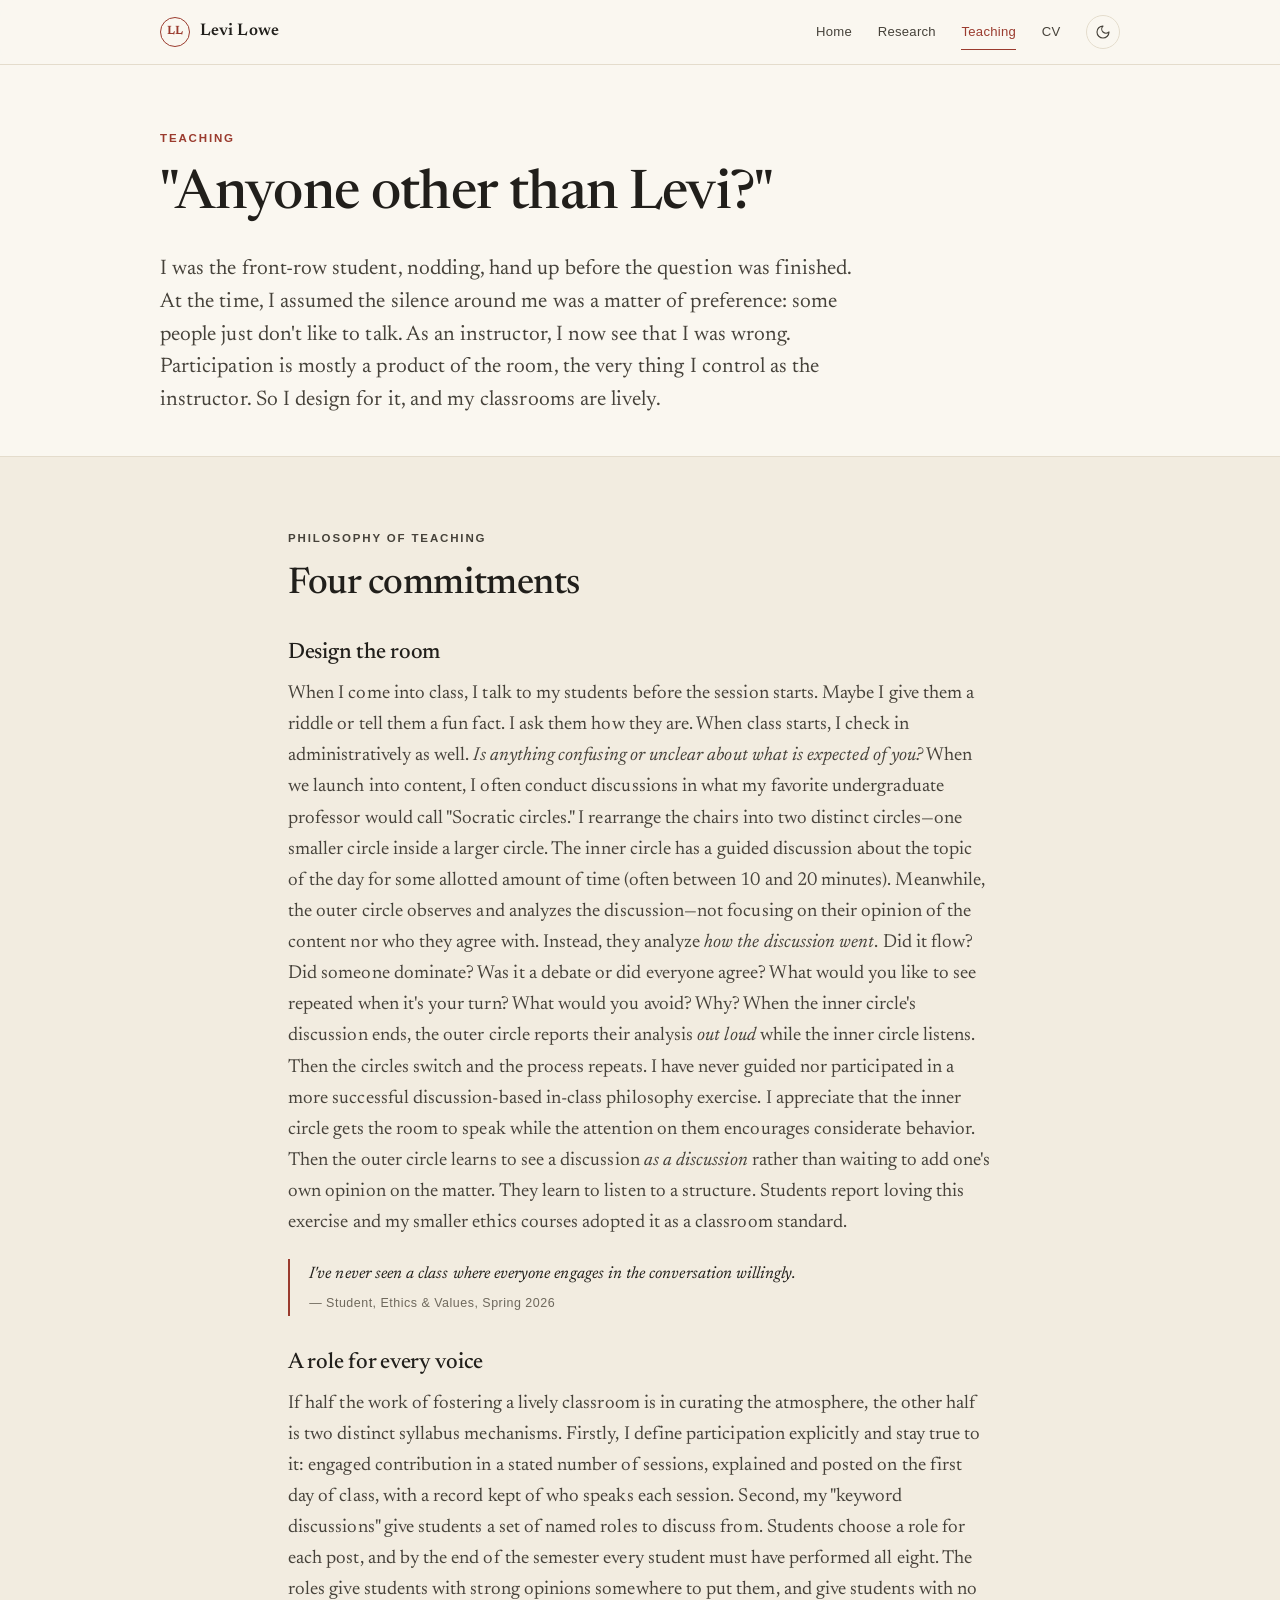
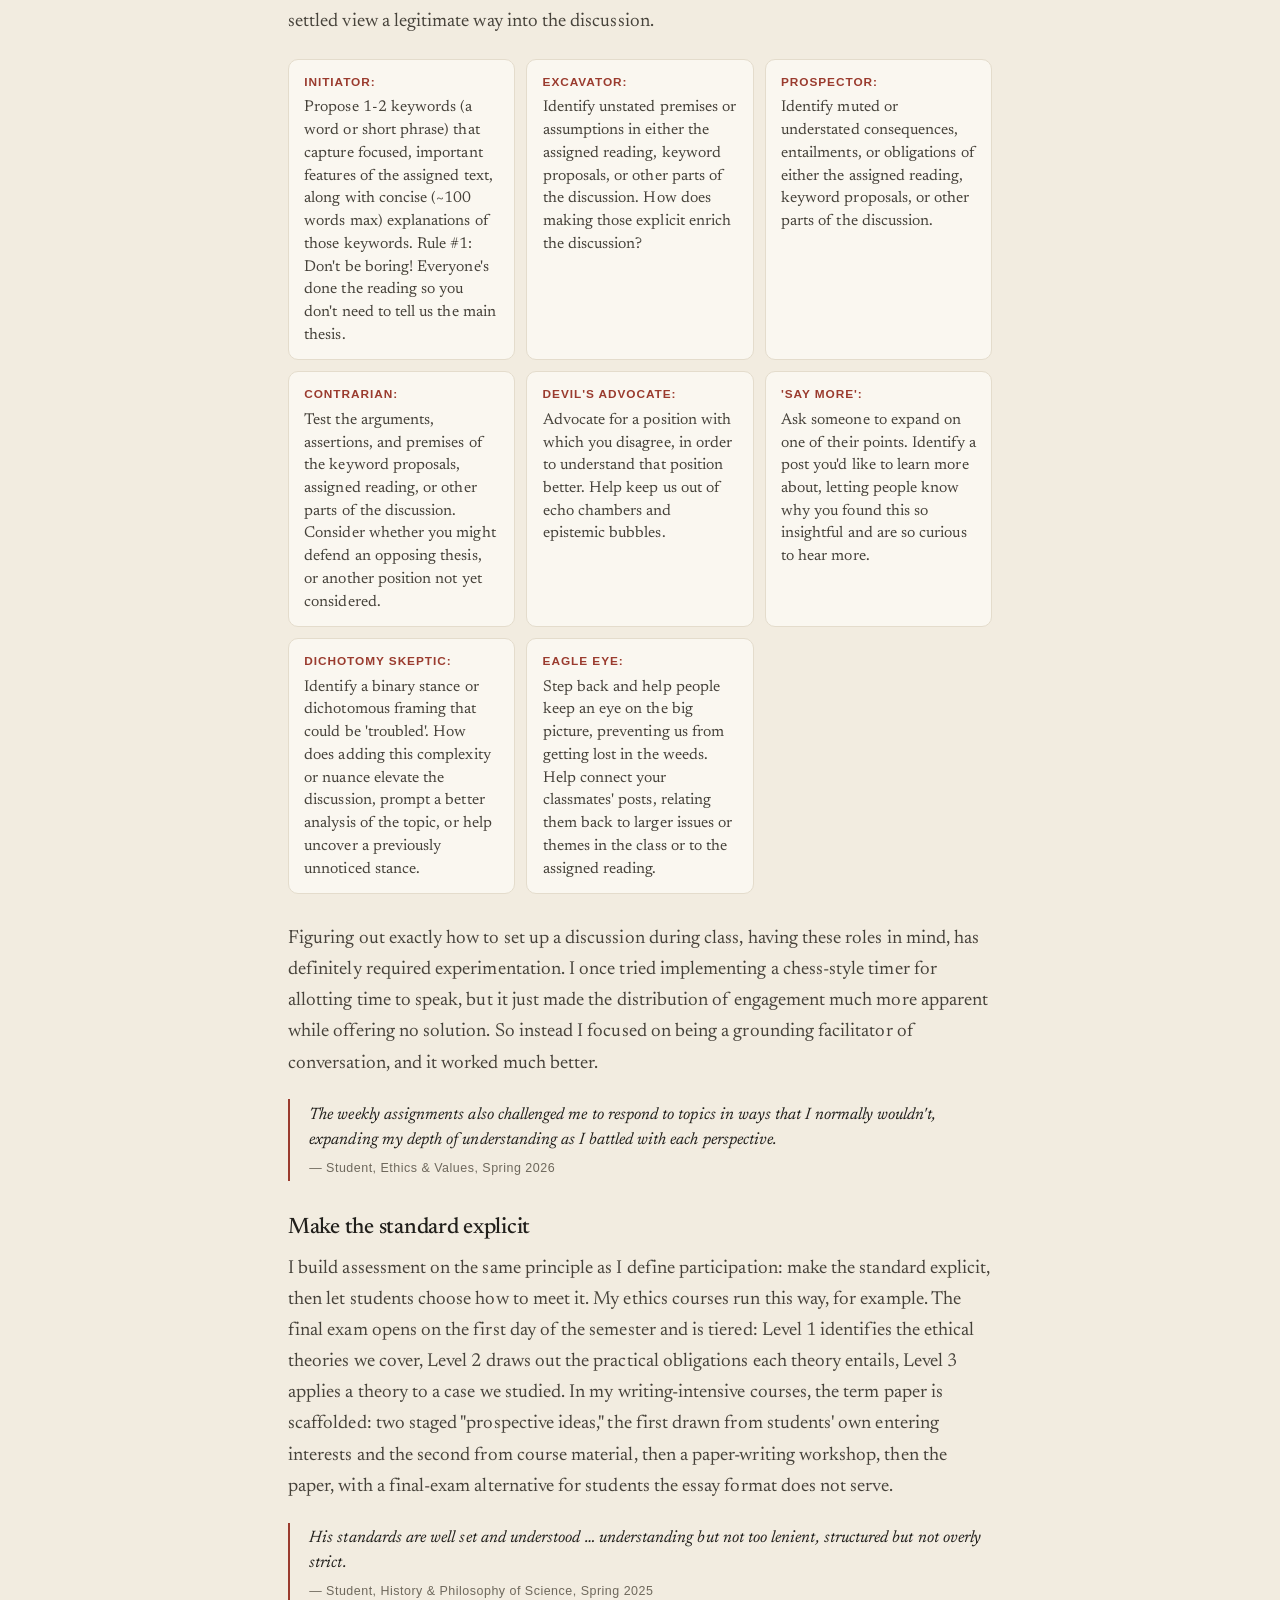
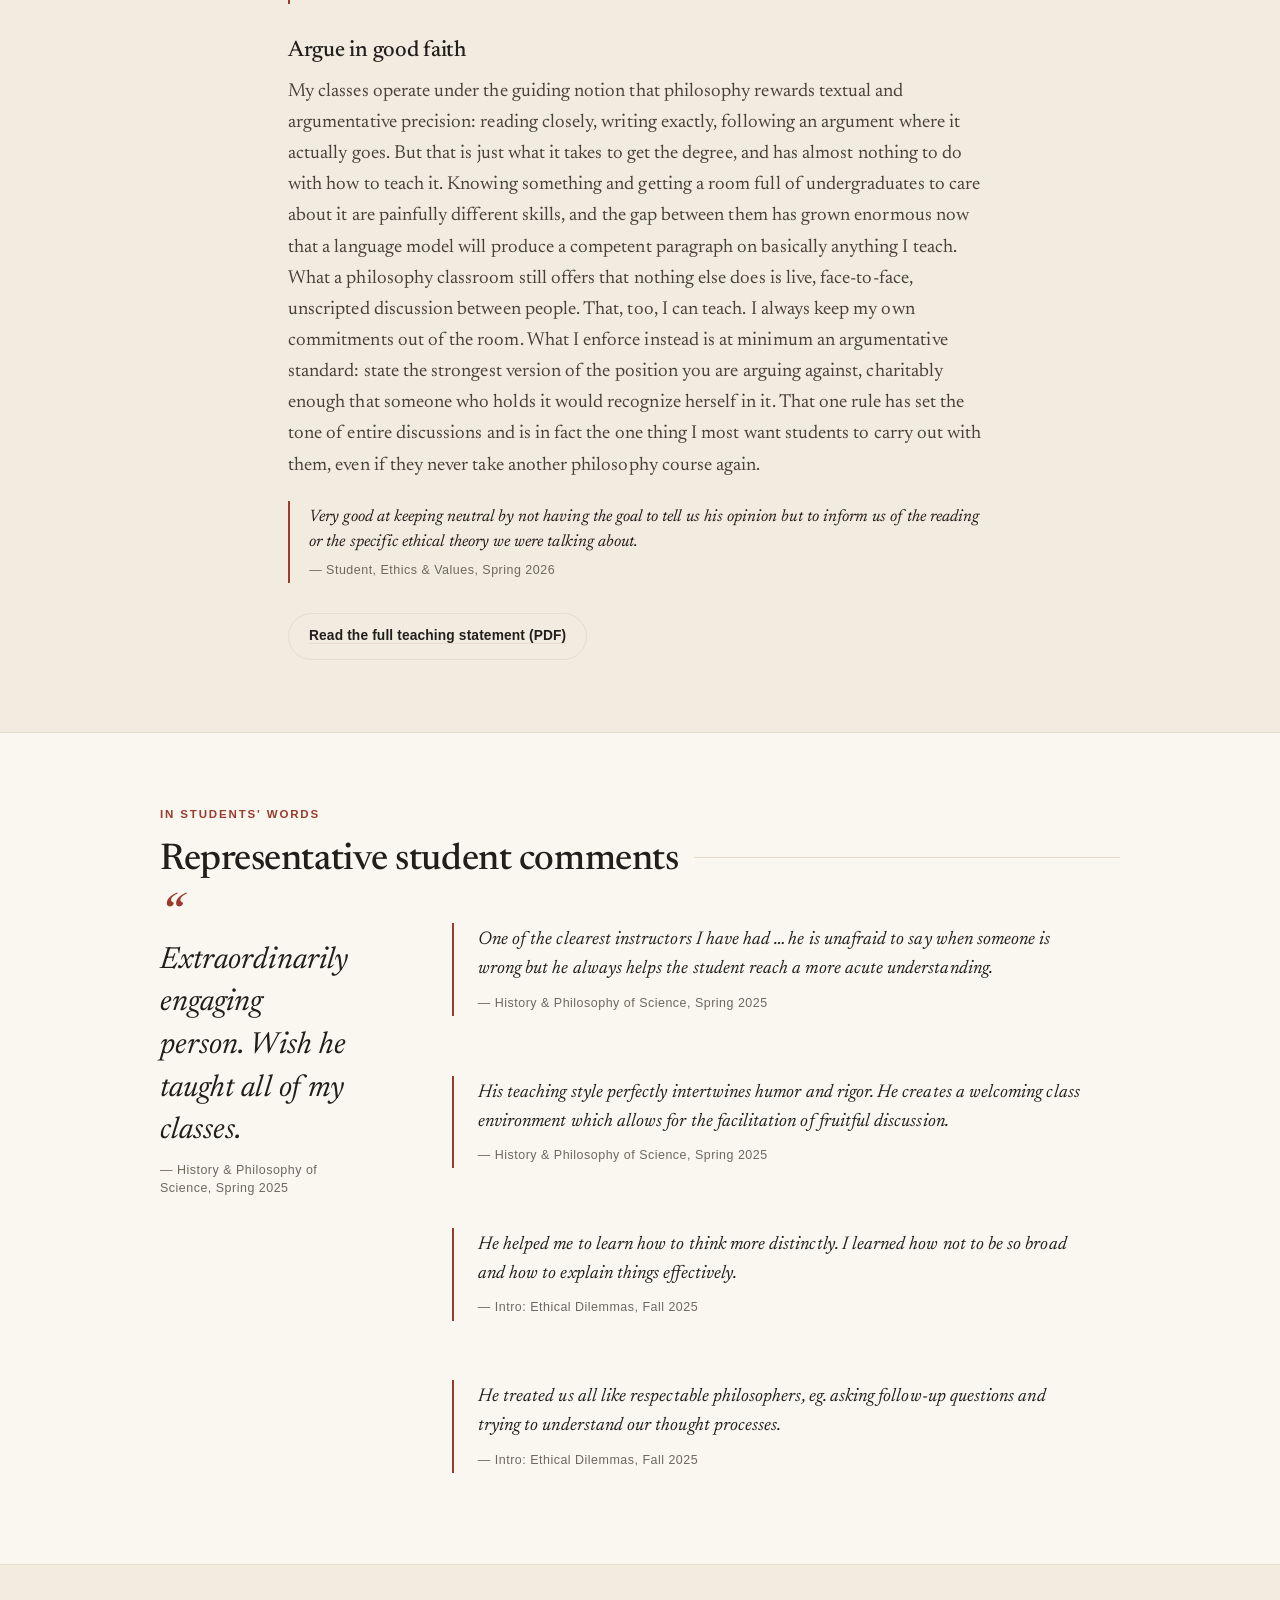
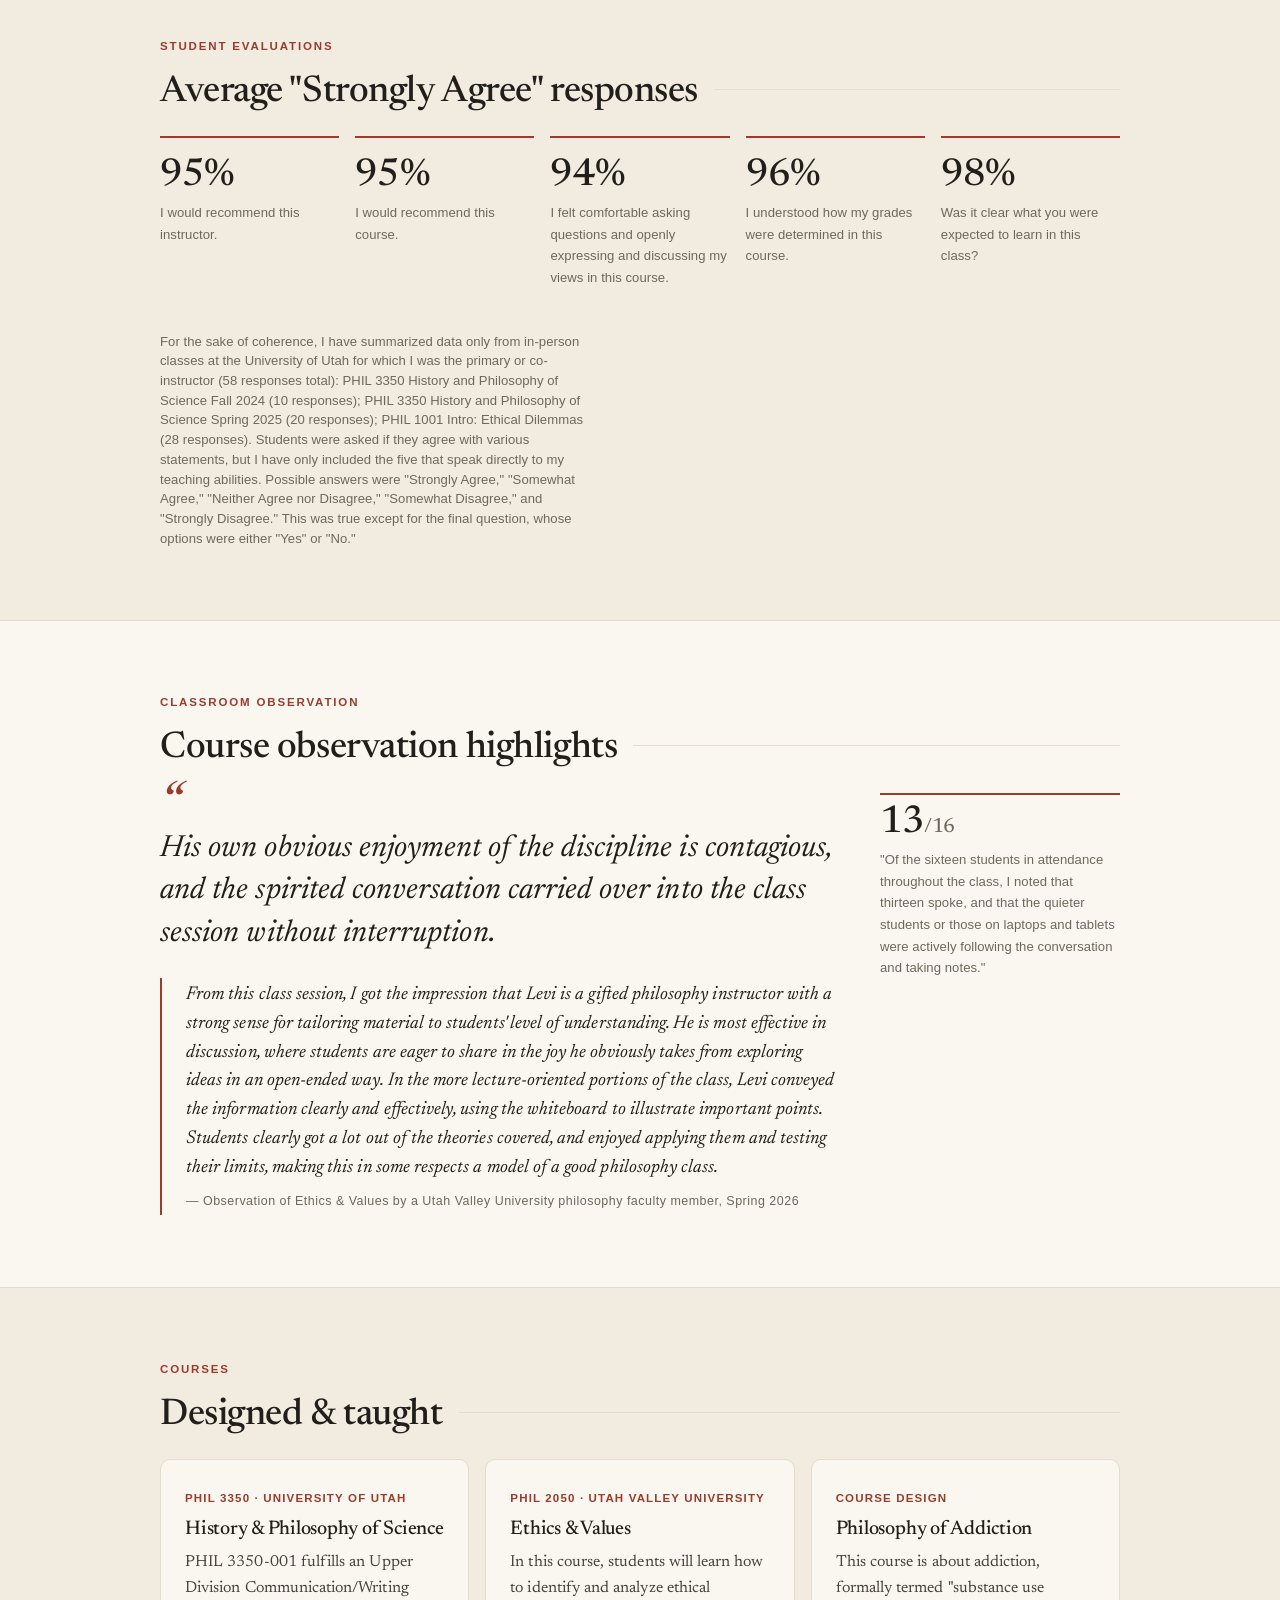
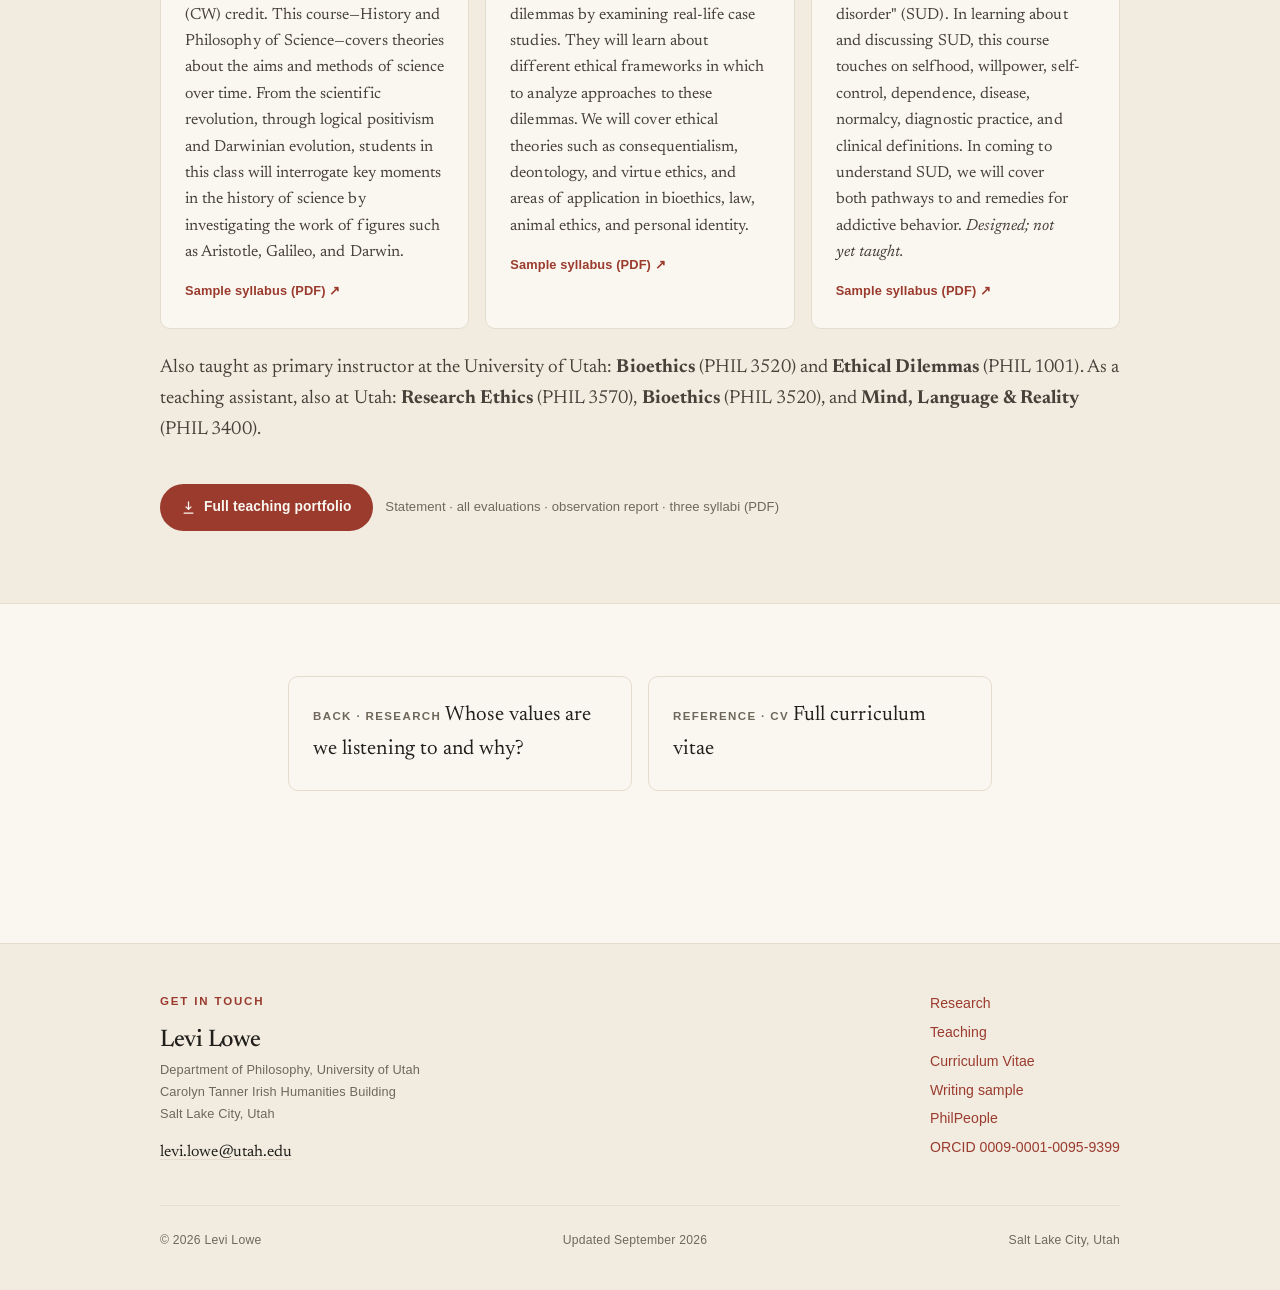
<file: teaching.html>
<!DOCTYPE html>
<html lang="en">
<head>
  <meta charset="utf-8">
  <meta name="viewport" content="width=device-width, initial-scale=1">
  <script>(function(){try{var t=localStorage.getItem("theme");if(t)document.documentElement.setAttribute("data-theme",t);}catch(e){}})();</script>
  <title>Teaching — Levi Lowe</title>
  <meta name="description" content="Levi Lowe's teaching: philosophy of teaching, courses in ethics, bioethics, philosophy of science, and addiction, with student evaluations, an outside classroom observation, and sample syllabi.">
  <link rel="icon" href="data:image/svg+xml,%3Csvg%20xmlns='http://www.w3.org/2000/svg'%20viewBox='0%200%2032%2032'%3E%3Crect%20width='32'%20height='32'%20rx='6'%20fill='%239A3B2E'/%3E%3Ctext%20x='16'%20y='22'%20font-family='Georgia,serif'%20font-size='15'%20font-weight='600'%20fill='%23FAF7F0'%20text-anchor='middle'%3ELL%3C/text%3E%3C/svg%3E">
  <link rel="preconnect" href="https://fonts.googleapis.com">
  <link rel="preconnect" href="https://fonts.gstatic.com" crossorigin>
  <link href="https://fonts.googleapis.com/css2?family=Newsreader:ital,opsz,wght@0,6..72,300..600;1,6..72,300..600&display=swap" rel="stylesheet">
  <link rel="canonical" href="https://levilakotalowe-sundown.github.io/teaching.html">
  <meta property="og:type" content="website">
  <meta property="og:site_name" content="Levi Lowe">
  <meta property="og:title" content="Teaching — Levi Lowe">
  <meta property="og:description" content="Levi Lowe's teaching: philosophy of teaching, courses in ethics, bioethics, philosophy of science, and addiction, with student evaluations, an outside classroom observation, and sample syllabi.">
  <meta property="og:url" content="https://levilakotalowe-sundown.github.io/teaching.html">
  <meta property="og:image" content="https://levilakotalowe-sundown.github.io/assets/og-image.png">
  <meta property="og:image:width" content="1200">
  <meta property="og:image:height" content="630">
  <meta property="og:image:alt" content="Levi Lowe — Ph.D. candidate in philosophy, University of Utah">
  <meta name="twitter:card" content="summary_large_image">
  <meta name="twitter:title" content="Teaching — Levi Lowe">
  <meta name="twitter:description" content="Levi Lowe's teaching: philosophy of teaching, courses in ethics, bioethics, philosophy of science, and addiction, with student evaluations, an outside classroom observation, and sample syllabi.">
  <meta name="twitter:image" content="https://levilakotalowe-sundown.github.io/assets/og-image.png">
  <link rel="apple-touch-icon" sizes="180x180" href="/assets/apple-touch-icon.png">
  <link rel="icon" type="image/png" sizes="32x32" href="/assets/favicon-32.png">
  <link rel="icon" type="image/png" sizes="16x16" href="/assets/favicon-16.png">
  <link rel="manifest" href="/site.webmanifest">
  <meta name="theme-color" content="#FAF7F0" media="(prefers-color-scheme: light)">
  <meta name="theme-color" content="#16150F" media="(prefers-color-scheme: dark)">
  <link rel="stylesheet" href="styles.css">
</head>
<body>
  <a class="skip-link" href="#main">Skip to content</a>

  <header class="site-header">
    <div class="site-header__inner">
      <a class="brand" href="index.html" aria-label="Levi Lowe — home">
        <span class="brand__mark" aria-hidden="true">LL</span>
        <span class="brand__name">Levi Lowe</span>
      </a>
      <nav class="nav" aria-label="Primary">
        <a href="index.html">Home</a>
        <a href="research.html">Research</a>
        <a href="teaching.html" aria-current="page">Teaching</a>
        <a href="cv.html">CV</a>
        <button class="theme-toggle" type="button" aria-label="Toggle dark mode" title="Toggle theme">
          <svg viewBox="0 0 24 24" fill="none" stroke="currentColor" stroke-width="1.7" stroke-linecap="round" stroke-linejoin="round" aria-hidden="true"><path d="M12 3a6 6 0 0 0 9 9 9 9 0 1 1-9-9Z"></path></svg>
        </button>
      </nav>
    </div>
  </header>

  <main id="main">
    <div class="wrap">
      <div class="page-head narrow" style="margin-inline:0;">
        <p class="eyebrow">Teaching</p>
        <h1>"Anyone other than Levi?"</h1>
        <p class="lede">I was the front-row student, nodding, hand up before the question was
          finished. At the time, I assumed the silence around me was a matter of preference: some
          people just don't like to talk. As an instructor, I now see that I was wrong. Participation
          is mostly a product of the room, the very thing I control as the instructor. So I design for
          it, and my classrooms are lively.</p>
      </div>
    </div>

    <section class="section section--tint">
      <div class="wrap narrow prose" style="margin-inline:auto;">
        <p class="eyebrow">Philosophy of teaching</p>
        <h2 class="section__title">Four commitments</h2>

        <h3>Design the room</h3>
        <p>When I come into class, I talk to my students before the session starts. Maybe I give them a
          riddle or tell them a fun fact. I ask them how they are. When class starts, I check in
          administratively as well. <em>Is anything confusing or unclear about what is expected of
          you?</em> When we launch into content, I often conduct discussions in what my favorite
          undergraduate professor would call "Socratic circles." I rearrange the chairs into two
          distinct circles—one smaller circle inside a larger circle. The inner circle has a guided
          discussion about the topic of the day for some allotted amount of time (often between 10 and
          20 minutes). Meanwhile, the outer circle observes and analyzes the discussion—not focusing on
          their opinion of the content nor who they agree with. Instead, they analyze <em>how the
          discussion went</em>. Did it flow? Did someone dominate? Was it a debate or did everyone
          agree? What would you like to see repeated when it's your turn? What would you avoid? Why?
          When the inner circle's discussion ends, the outer circle reports their
          analysis <em>out loud</em> while the inner circle listens. Then the circles switch and the
          process repeats. I have never guided nor participated in a more successful discussion-based
          in-class philosophy exercise. I appreciate that the inner circle gets the room to speak
          while the attention on them encourages considerate behavior. Then the outer circle learns to see a discussion
          <em>as a discussion</em> rather than waiting to add one's own opinion on the matter. They
          learn to listen to a structure. Students report loving this exercise and my smaller ethics
          courses adopted it as a classroom standard.</p>
        <blockquote class="quote quote--inline">
          I've never seen a class where everyone engages in the conversation willingly.
          <cite>— Student, Ethics &amp; Values, Spring 2026</cite>
        </blockquote>

        <h3>A role for every voice</h3>
        <p>If half the work of fostering a lively classroom is in curating the atmosphere, the other
          half is two distinct syllabus mechanisms. Firstly, I define participation explicitly and stay
          true to it: engaged contribution in a stated number of sessions, explained and posted on the
          first day of class, with a record kept of who speaks each session. Second, my "keyword
          discussions" give students a set of named roles to discuss from. Students choose a role for
          each post, and by the end of the semester every student must have performed all eight. The
          roles give students with strong opinions somewhere to put them, and give students with no
          settled view a legitimate way into the discussion.</p>
        <ul class="roles" aria-label="The eight keyword-discussion roles, as defined in the Ethics &amp; Values syllabus">
          <li class="role"><span class="role__name">Initiator: </span><span class="role__job">Propose 1-2 keywords (a word or short phrase) that capture focused, important features of the assigned text, along with concise (~100 words max) explanations of those keywords. Rule #1: Don't be boring! Everyone's done the reading so you don't need to tell us the main thesis.</span></li>
          <li class="role"><span class="role__name">Excavator: </span><span class="role__job">Identify unstated premises or assumptions in either the assigned reading, keyword proposals, or other parts of the discussion. How does making those explicit enrich the discussion?</span></li>
          <li class="role"><span class="role__name">Prospector: </span><span class="role__job">Identify muted or understated consequences, entailments, or obligations of either the assigned reading, keyword proposals, or other parts of the discussion.</span></li>
          <li class="role"><span class="role__name">Contrarian: </span><span class="role__job">Test the arguments, assertions, and premises of the keyword proposals, assigned reading, or other parts of the discussion. Consider whether you might defend an opposing thesis, or another position not yet considered.</span></li>
          <li class="role"><span class="role__name">Devil's Advocate: </span><span class="role__job">Advocate for a position with which you disagree, in order to understand that position better. Help keep us out of echo chambers and epistemic bubbles.</span></li>
          <li class="role"><span class="role__name">'Say More': </span><span class="role__job">Ask someone to expand on one of their points. Identify a post you'd like to learn more about, letting people know why you found this so insightful and are so curious to hear more.</span></li>
          <li class="role"><span class="role__name">Dichotomy Skeptic: </span><span class="role__job">Identify a binary stance or dichotomous framing that could be 'troubled'. How does adding this complexity or nuance elevate the discussion, prompt a better analysis of the topic, or help uncover a previously unnoticed stance.</span></li>
          <li class="role"><span class="role__name">Eagle Eye: </span><span class="role__job">Step back and help people keep an eye on the big picture, preventing us from getting lost in the weeds. Help connect your classmates' posts, relating them back to larger issues or themes in the class or to the assigned reading.</span></li>
        </ul>
        <p>Figuring out exactly how to set up a discussion during class, having these roles in mind,
          has definitely required experimentation. I once tried implementing a chess-style timer for
          allotting time to speak, but it just made the distribution of engagement much more apparent
          while offering no solution. So instead I focused on being a grounding facilitator of
          conversation, and it worked much better.</p>
        <blockquote class="quote quote--inline">
          The weekly assignments also challenged me to respond to topics in ways that I normally
          wouldn't, expanding my depth of understanding as I battled with each perspective.
          <cite>— Student, Ethics &amp; Values, Spring 2026</cite>
        </blockquote>

        <h3>Make the standard explicit</h3>
        <p>I build assessment on the same principle as I define participation: make the standard
          explicit, then let students choose how to meet it. My ethics courses run this way, for
          example. The final exam opens on the first day of the semester and is tiered: Level 1
          identifies the ethical theories we cover, Level 2 draws out the practical obligations each
          theory entails, Level 3 applies a theory to a case we studied. In my writing-intensive
          courses, the term paper is scaffolded: two staged "prospective ideas," the first drawn from
          students' own entering interests and the second from course material, then a paper-writing
          workshop, then the paper, with a final-exam alternative for students the essay format does
          not serve.</p>
        <blockquote class="quote quote--inline">
          His standards are well set and understood … understanding but not too lenient, structured
          but not overly strict.
          <cite>— Student, History &amp; Philosophy of Science, Spring 2025</cite>
        </blockquote>

        <h3>Argue in good faith</h3>
        <p>My classes operate under the guiding notion that philosophy rewards textual and argumentative
          precision: reading closely, writing exactly, following an argument where it actually goes. But
          that is just what it takes to get the degree, and has almost nothing to do with how to teach
          it. Knowing something and getting a room full of undergraduates to care about it are painfully
          different skills, and the gap between them has grown enormous now that a language model will
          produce a competent paragraph on basically anything I teach. What a philosophy classroom still
          offers that nothing else does is live, face-to-face, unscripted discussion between people.
          That, too, I can teach. I always keep my own commitments out of the room. What I enforce
          instead is at minimum an argumentative standard: state the strongest version of the position
          you are arguing against, charitably enough that someone who holds it would recognize herself
          in it. That one rule has set the tone of entire discussions and is in fact the one thing I
          most want students to carry out with them, even if they never take another philosophy course
          again.</p>
        <blockquote class="quote quote--inline">
          Very good at keeping neutral by not having the goal to tell us his opinion but to inform us
          of the reading or the specific ethical theory we were talking about.
          <cite>— Student, Ethics &amp; Values, Spring 2026</cite>
        </blockquote>
        <div class="actions">
          <a class="btn btn--ghost" href="assets/Levi-Lowe-Teaching-Statement.pdf" target="_blank" rel="noopener">Read the full teaching statement (PDF)</a>
        </div>
      </div>
    </section>

    <section class="section">
      <div class="wrap">
        <p class="eyebrow">In students' words</p>
        <h2 class="section__title section__title--rule">Representative student comments</h2>
        <div class="hero__grid" style="align-items:start;">
          <blockquote class="quote quote--feature" style="margin:0;">
            Extraordinarily engaging person. Wish he taught all of my classes.
            <cite>— History &amp; Philosophy of Science, Spring 2025</cite>
          </blockquote>
          <div class="quotes">
            <blockquote class="quote">
              One of the clearest instructors I have had … he is unafraid to say when someone is wrong
              but he always helps the student reach a more acute understanding.
              <cite>— History &amp; Philosophy of Science, Spring 2025</cite>
            </blockquote>
            <blockquote class="quote">
              His teaching style perfectly intertwines humor and rigor. He creates a welcoming class
              environment which allows for the facilitation of fruitful discussion.
              <cite>— History &amp; Philosophy of Science, Spring 2025</cite>
            </blockquote>
            <blockquote class="quote">
              He helped me to learn how to think more distinctly. I learned how not to be so broad and
              how to explain things effectively.
              <cite>— Intro: Ethical Dilemmas, Fall 2025</cite>
            </blockquote>
            <blockquote class="quote">
              He treated us all like respectable philosophers, eg. asking follow-up questions and
              trying to understand our thought processes.
              <cite>— Intro: Ethical Dilemmas, Fall 2025</cite>
            </blockquote>
          </div>
        </div>

      </div>
    </section>

    <section class="section section--tint">
      <div class="wrap">
        <p class="eyebrow">Student evaluations</p>
        <h2 class="section__title section__title--rule">Average "Strongly Agree" responses</h2>
        <div class="stats stats--evals">
          <div class="stat">
            <div class="stat__num">95%</div>
            <div class="stat__label">I would recommend this instructor.</div>
          </div>
          <div class="stat">
            <div class="stat__num">95%</div>
            <div class="stat__label">I would recommend this course.</div>
          </div>
          <div class="stat">
            <div class="stat__num">94%</div>
            <div class="stat__label">I felt comfortable asking questions and openly expressing and discussing my views in this course.</div>
          </div>
          <div class="stat">
            <div class="stat__num">96%</div>
            <div class="stat__label">I understood how my grades were determined in this course.</div>
          </div>
          <div class="stat">
            <div class="stat__num">98%</div>
            <div class="stat__label">Was it clear what you were expected to learn in this class?</div>
          </div>
        </div>
        <p class="stats__caption">For the sake of coherence, I have summarized data only from in-person
          classes at the University of Utah for which I was the primary or co-instructor (58 responses
          total): PHIL 3350 History and Philosophy of Science Fall 2024 (10 responses); PHIL 3350
          History and Philosophy of Science Spring 2025 (20 responses); PHIL 1001 Intro: Ethical
          Dilemmas (28 responses). Students were asked if they agree with various statements, but I have
          only included the five that speak directly to my teaching abilities. Possible answers were "Strongly Agree," "Somewhat Agree," "Neither Agree
          nor Disagree," "Somewhat Disagree," and "Strongly Disagree." This was true except for the
          final question, whose options were either "Yes" or "No."</p>
      </div>
    </section>

    <section class="section">
      <div class="wrap">
        <p class="eyebrow">Classroom observation</p>
        <h2 class="section__title section__title--rule">Course observation highlights</h2>
        <div class="obs">
          <div class="quotes">
            <blockquote class="quote quote--feature" style="margin:0;">
              His own obvious enjoyment of the discipline is contagious, and the spirited conversation
              carried over into the class session without interruption.
            </blockquote>
            <blockquote class="quote" style="margin:0;">
              From this class session, I got the impression that Levi is a gifted philosophy instructor
              with a strong sense for tailoring material to students' level of understanding. He is most
              effective in discussion, where students are eager to share in the joy he obviously takes
              from exploring ideas in an open-ended way. In the more lecture-oriented portions of the
              class, Levi conveyed the information clearly and effectively, using the whiteboard to
              illustrate important points. Students clearly got a lot out of the theories covered, and
              enjoyed applying them and testing their limits, making this in some respects a model of a
              good philosophy class.
              <cite>— Observation of Ethics &amp; Values by a Utah Valley University philosophy faculty
                member, Spring 2026</cite>
            </blockquote>
          </div>
          <div class="stat">
            <div class="stat__num">13<span style="font-size:1.3rem; color:var(--muted);">/16</span></div>
            <div class="stat__label">"Of the sixteen students in attendance throughout the class, I noted
              that thirteen spoke, and that the quieter students or those on laptops and tablets were
              actively following the conversation and taking notes."</div>
          </div>
        </div>
      </div>
    </section>

    <section class="section section--tint">
      <div class="wrap">
        <p class="eyebrow">Courses</p>
        <h2 class="section__title section__title--rule">Designed &amp; taught</h2>
        <div class="cards">
          <div class="card">
            <span class="card__code">PHIL 3350 · University of Utah</span>
            <h3>History &amp; Philosophy of Science</h3>
            <p>PHIL 3350-001 fulfills an Upper Division Communication/Writing (CW) credit. This
              course—History and Philosophy of Science—covers theories about the aims and methods of
              science over time. From the scientific revolution, through logical positivism
              and Darwinian evolution, students in this class will interrogate key moments in the
              history of science by investigating the work of figures such as Aristotle, Galileo, and
              Darwin.</p>
            <a class="card__link" href="assets/Levi-Lowe-Syllabus-History-and-Philosophy-of-Science.pdf" target="_blank" rel="noopener">Sample syllabus (PDF)</a>
          </div>
          <div class="card">
            <span class="card__code">PHIL 2050 · Utah Valley University</span>
            <h3>Ethics &amp; Values</h3>
            <p>In this course, students will learn how to identify and analyze ethical dilemmas by
              examining real-life case studies. They will learn about different ethical frameworks in
              which to analyze approaches to these dilemmas. We will cover ethical theories such as
              consequentialism, deontology, and virtue ethics, and areas of application in bioethics,
              law, animal ethics, and personal identity.</p>
            <a class="card__link" href="assets/Levi-Lowe-Syllabus-Ethics-and-Values.pdf" target="_blank" rel="noopener">Sample syllabus (PDF)</a>
          </div>
          <div class="card">
            <span class="card__code">Course design</span>
            <h3>Philosophy of Addiction</h3>
            <p>This course is about addiction, formally termed "substance use disorder" (SUD). In
              learning about and discussing SUD, this course touches on selfhood, willpower,
              self-control, dependence, disease, normalcy, diagnostic practice, and clinical
              definitions. In coming to understand SUD, we will cover both pathways to and
              remedies for addictive behavior. <em>Designed; not yet taught.</em></p>
            <a class="card__link" href="assets/Levi-Lowe-Syllabus-Philosophy-of-Addiction.pdf" target="_blank" rel="noopener">Sample syllabus (PDF)</a>
          </div>
        </div>
        <p style="margin-top:1.4rem; color:var(--ink-soft);">Also taught as primary instructor at the
          University of Utah: <strong>Bioethics</strong> (PHIL 3520) and
          <strong>Ethical Dilemmas</strong> (PHIL 1001). As a teaching assistant, also at Utah:
          <strong>Research Ethics</strong> (PHIL 3570), <strong>Bioethics</strong> (PHIL 3520), and
          <strong>Mind, Language &amp; Reality</strong> (PHIL 3400).</p>
        <div class="actions" style="margin-top:2.4rem;">
          <a class="btn btn--primary" href="assets/Levi-Lowe-Teaching-Portfolio.pdf" target="_blank" rel="noopener">
            <svg viewBox="0 0 24 24" fill="none" stroke="currentColor" stroke-width="2" stroke-linecap="round" stroke-linejoin="round" aria-hidden="true"><path d="M12 3v12m0 0 4-4m-4 4-4-4M5 21h14"></path></svg>
            Full teaching portfolio
          </a>
          <span style="font-family:var(--sans); font-size:0.82rem; color:var(--muted); align-self:center;">
            Statement · all evaluations · observation report · three syllabi (PDF)
          </span>
        </div>
      </div>
    </section>

    <section class="section">
      <div class="wrap narrow" style="margin-inline:auto;">
        <div class="cross">
          <a href="research.html">
            <span class="cross__label">Back · Research</span>
            <span class="cross__title">Whose values are we listening to and why?</span>
          </a>
          <a href="cv.html">
            <span class="cross__label">Reference · CV</span>
            <span class="cross__title">Full curriculum vitae</span>
          </a>
        </div>
      </div>
    </section>
  </main>

  <footer class="site-footer" id="contact">
    <div class="wrap site-footer__grid">
      <div class="footer-contact">
        <p class="eyebrow">Get in touch</p>
        <h2>Levi Lowe</h2>
        <p class="footer-meta" style="margin:0.2rem 0 0;">
          Department of Philosophy, University of Utah<br>
          Carolyn Tanner Irish Humanities Building<br>
          Salt Lake City, Utah
        </p>
        <p style="margin:0.9rem 0 0;"><a href="mailto:levi.lowe@utah.edu">levi.lowe@utah.edu</a></p>
      </div>
      <div class="footer-links">
        <a href="research.html">Research</a>
        <a href="teaching.html">Teaching</a>
        <a href="cv.html">Curriculum Vitae</a>
        <a href="assets/Levi-Lowe-Writing-Sample-The-Addiction-Game.pdf" target="_blank" rel="noopener">Writing sample</a>
        <a href="https://philpeople.org/profiles/levi-l-lowe" target="_blank" rel="noopener">PhilPeople</a>
        <a href="https://orcid.org/0009-0001-0095-9399" target="_blank" rel="noopener">ORCID 0009-0001-0095-9399</a>
      </div>
    </div>
    <div class="wrap footer-fine">
      <span>© <span id="year">2026</span> Levi Lowe</span>
      <span>Updated September 2026</span>
      <span>Salt Lake City, Utah</span>
    </div>
  </footer>

  <script>
    (function () {
      var root = document.documentElement;
      var btn = document.querySelector(".theme-toggle");
      if (btn) btn.addEventListener("click", function () {
        var isDark = root.getAttribute("data-theme") === "dark"
          || (!root.getAttribute("data-theme") && matchMedia("(prefers-color-scheme: dark)").matches);
        var next = isDark ? "light" : "dark";
        root.setAttribute("data-theme", next);
        try { localStorage.setItem("theme", next); } catch (e) {}
      });
      var y = document.getElementById("year"); if (y) y.textContent = new Date().getFullYear();
    })();
  </script>
</body>
</html>
</file>
<file: styles.css>
/* =====================================================================
   Levi Lowe — Academic website
   A quiet, scholarly "paper" design system. Light + dark.
   ===================================================================== */

:root {
  --paper:      #FAF7F0;
  --paper-2:    #F2ECE0;
  --paper-3:    #EBE4D6;
  --ink:        #211F1B;
  --ink-soft:   #46423A;
  --muted:      #6E685C;
  --line:       #E4DCCC;
  --accent:     #9A3B2E;
  --accent-deep:#7C2E23;
  --accent-tint:rgba(154, 59, 46, 0.09);
  --on-accent:  #FBF8F1;

  --serif: "Newsreader", Georgia, "Times New Roman", serif;
  --sans: -apple-system, BlinkMacSystemFont, "Segoe UI", Roboto, Helvetica, Arial, sans-serif;

  --measure: 66ch;
  --wrap: 60rem;
  --wrap-narrow: 44rem;

  --radius: 10px;
  --shadow: 0 1px 2px rgba(30, 25, 15, 0.05), 0 8px 30px rgba(30, 25, 15, 0.06);
  --ease: cubic-bezier(0.22, 0.61, 0.36, 1);
}

@media (prefers-color-scheme: dark) {
  :root:not([data-theme="light"]) {
    --paper:      #16150F;
    --paper-2:    #1F1D16;
    --paper-3:    #272419;
    --ink:        #ECE6D8;
    --ink-soft:   #CDC6B5;
    --muted:      #9B9482;
    --line:       #302C22;
    --accent:     #E3977E;
    --accent-deep:#EEB49F;
    --accent-tint:rgba(227, 151, 126, 0.13);
    --on-accent:  #1A160F;
    --shadow: 0 1px 2px rgba(0,0,0,0.3), 0 10px 34px rgba(0,0,0,0.35);
  }
}
:root[data-theme="dark"] {
  --paper:      #16150F;
  --paper-2:    #1F1D16;
  --paper-3:    #272419;
  --ink:        #ECE6D8;
  --ink-soft:   #CDC6B5;
  --muted:      #9B9482;
  --line:       #302C22;
  --accent:     #E3977E;
  --accent-deep:#EEB49F;
  --accent-tint:rgba(227, 151, 126, 0.13);
  --on-accent:  #1A160F;
  --shadow: 0 1px 2px rgba(0,0,0,0.3), 0 10px 34px rgba(0,0,0,0.35);
}

/* ---------- Base ---------- */
* { box-sizing: border-box; }
html { -webkit-text-size-adjust: 100%; scroll-behavior: smooth; }
@media (prefers-reduced-motion: reduce) {
  html { scroll-behavior: auto; }
  * { animation: none !important; transition: none !important; }
}

body {
  margin: 0;
  background: var(--paper);
  color: var(--ink);
  font-family: var(--serif);
  font-optical-sizing: auto;
  font-size: 1.18rem;
  line-height: 1.65;
  font-weight: 400;
  letter-spacing: 0.003em;
  -webkit-font-smoothing: antialiased;
  text-rendering: optimizeLegibility;
}

::selection { background: var(--accent-tint); }

a { color: var(--accent); text-decoration: none; }
a:hover { color: var(--accent-deep); }

img { max-width: 100%; display: block; }

h1, h2, h3, h4 {
  font-family: var(--serif);
  font-weight: 500;
  line-height: 1.14;
  letter-spacing: -0.012em;
  color: var(--ink);
  margin: 0 0 0.5em;
  text-wrap: balance;
}

p { margin: 0 0 1.1em; text-wrap: pretty; }

hr {
  border: 0;
  border-top: 1px solid var(--line);
  margin: 3.25rem 0;
}

/* ---------- Utilities ---------- */
.wrap { width: min(var(--wrap), 92vw); margin-inline: auto; }
.narrow { width: min(var(--wrap-narrow), 92vw); margin-inline: auto; }
.measure { max-width: var(--measure); }

.eyebrow {
  font-family: var(--sans);
  font-size: 0.72rem;
  font-weight: 600;
  letter-spacing: 0.16em;
  text-transform: uppercase;
  color: var(--accent);
  margin: 0 0 1rem;
}

.lede {
  font-size: 1.32rem;
  line-height: 1.55;
  color: var(--ink-soft);
}

.skip-link {
  position: absolute;
  left: -999px;
  top: 0;
  background: var(--accent);
  color: var(--on-accent);
  padding: 0.6rem 1rem;
  z-index: 100;
  border-radius: 0 0 var(--radius) 0;
}
.skip-link:focus { left: 0; }

:focus-visible {
  outline: 2px solid var(--accent);
  outline-offset: 3px;
  border-radius: 3px;
}

/* ---------- Header / nav ---------- */
.site-header {
  position: sticky;
  top: 0;
  z-index: 50;
  background: color-mix(in srgb, var(--paper) 86%, transparent);
  backdrop-filter: saturate(1.4) blur(10px);
  -webkit-backdrop-filter: saturate(1.4) blur(10px);
  border-bottom: 1px solid var(--line);
}
.site-header__inner {
  width: min(var(--wrap), 92vw);
  margin-inline: auto;
  display: flex;
  align-items: center;
  justify-content: space-between;
  gap: 1rem;
  min-height: 64px;
}
.brand {
  font-family: var(--serif);
  font-weight: 600;
  font-size: 1.06rem;
  letter-spacing: 0.01em;
  color: var(--ink);
  display: inline-flex;
  align-items: center;
  gap: 0.6rem;
}
.brand:hover { color: var(--ink); }
.brand__mark {
  display: inline-grid;
  place-items: center;
  width: 30px; height: 30px;
  border: 1px solid var(--accent);
  color: var(--accent);
  border-radius: 50%;
  font-size: 0.74rem;
  font-weight: 600;
  letter-spacing: 0.02em;
}
.nav {
  display: flex;
  align-items: center;
  gap: 1.6rem;
  font-family: var(--sans);
  font-size: 0.82rem;
  font-weight: 500;
  letter-spacing: 0.02em;
}
.nav a {
  color: var(--ink-soft);
  padding: 0.35rem 0;
  position: relative;
}
.nav a:hover { color: var(--ink); }
.nav a[aria-current="page"] { color: var(--accent); }
.nav a[aria-current="page"]::after {
  content: "";
  position: absolute;
  left: 0; right: 0; bottom: -2px;
  height: 1.5px;
  background: var(--accent);
}
@media (max-width: 560px) {
  .nav { gap: 1.05rem; font-size: 0.78rem; }
  .brand span.brand__name { display: none; }
}

/* ---------- Hero ---------- */
.hero { padding: clamp(3rem, 8vw, 6rem) 0 clamp(2rem, 5vw, 3.5rem); }
.hero__grid {
  display: grid;
  grid-template-columns: 1fr auto;
  gap: clamp(1.5rem, 5vw, 4rem);
  align-items: center;
}
@media (max-width: 720px) {
  .hero__grid { grid-template-columns: 1fr; }
  .portrait { order: -1; }
}
.hero h1 {
  font-size: clamp(2.7rem, 7vw, 4.6rem);
  font-weight: 500;
  letter-spacing: -0.02em;
  line-height: 1.02;
  margin-bottom: 0.35rem;
}
.hero__role {
  font-size: 1.28rem;
  color: var(--ink-soft);
  font-style: italic;
  margin-bottom: 1.4rem;
}
/* opening line quoted from his research statement: roman, with his italics as he set them */
.hero__role--roman { font-style: normal; }
.hero__intro { font-size: 1.24rem; line-height: 1.6; color: var(--ink-soft); max-width: 40ch; }

.portrait {
  width: clamp(160px, 26vw, 232px);
  aspect-ratio: 1 / 1;
  border-radius: 50%;
  overflow: hidden;
  background:
    radial-gradient(120% 120% at 30% 20%, var(--paper-2), var(--paper-3));
  border: 1px solid var(--line);
  display: grid;
  place-items: center;
  box-shadow: var(--shadow);
}
.portrait img { width: 100%; height: 100%; object-fit: cover; }
.portrait__mono {
  font-family: var(--serif);
  font-size: clamp(3rem, 7vw, 4.4rem);
  font-weight: 400;
  color: var(--accent);
  letter-spacing: 0.03em;
}

/* ---------- Chips ---------- */
.chips { display: flex; flex-wrap: wrap; gap: 0.5rem; margin: 1.6rem 0; padding: 0; list-style: none; }
.chip {
  font-family: var(--sans);
  font-size: 0.78rem;
  font-weight: 500;
  letter-spacing: 0.01em;
  color: var(--ink-soft);
  background: var(--paper-2);
  border: 1px solid var(--line);
  padding: 0.34rem 0.8rem;
  border-radius: 100px;
}
.chip--accent { color: var(--accent); background: var(--accent-tint); border-color: transparent; }

/* ---------- Buttons ---------- */
.actions { display: flex; flex-wrap: wrap; gap: 0.8rem; margin-top: 1.9rem; }
.btn {
  font-family: var(--sans);
  font-size: 0.86rem;
  font-weight: 600;
  letter-spacing: 0.01em;
  display: inline-flex;
  align-items: center;
  gap: 0.5rem;
  padding: 0.7rem 1.25rem;
  border-radius: 100px;
  border: 1px solid transparent;
  cursor: pointer;
  transition: transform 0.18s var(--ease), background 0.18s var(--ease), border-color 0.18s var(--ease);
}
.btn:hover { transform: translateY(-1px); }
.btn--primary { background: var(--accent); color: var(--on-accent); }
.btn--primary:hover { background: var(--accent-deep); color: var(--on-accent); }
.btn--ghost { background: transparent; color: var(--ink); border-color: var(--line); }
.btn--ghost:hover { border-color: var(--accent); color: var(--accent); }
.btn svg { width: 15px; height: 15px; }

/* ---------- Sections ---------- */
main { padding-bottom: 5rem; }
.section { padding: clamp(2.5rem, 6vw, 4.5rem) 0; }
.section--tint { background: var(--paper-2); border-block: 1px solid var(--line); }
.section__title { font-size: clamp(1.7rem, 3.5vw, 2.3rem); margin-bottom: 1.4rem; }
.section__title--rule {
  display: flex; align-items: baseline; gap: 1rem;
}
.section__title--rule::after {
  content: ""; flex: 1 1 auto; height: 1px; background: var(--line);
  transform: translateY(-0.3em);
}

.page-head { padding: clamp(2.4rem, 6vw, 4rem) 0 1rem; }
.page-head h1 { font-size: clamp(2.3rem, 5vw, 3.4rem); }

/* prose */
.prose p { color: var(--ink-soft); }
.prose h3 { margin-top: 2.2rem; font-size: 1.4rem; }
.prose a { text-decoration: underline; text-decoration-color: var(--accent-tint); text-underline-offset: 3px; }
.prose a:hover { text-decoration-color: var(--accent); }

/* definition rows (AOS/AOC, meta) */
.deflist { display: grid; grid-template-columns: max-content 1fr; gap: 0.35rem 1.6rem; margin: 0; }
.deflist dt {
  font-family: var(--sans); font-size: 0.74rem; font-weight: 600;
  letter-spacing: 0.13em; text-transform: uppercase; color: var(--muted);
  padding-top: 0.32rem;
}
.deflist dd { margin: 0; color: var(--ink); }
@media (max-width: 560px) {
  .deflist { grid-template-columns: 1fr; gap: 0.1rem 0; }
  .deflist dd { margin-bottom: 1rem; }
}

/* itemized entries (talks, service, courses) */
.entries { list-style: none; margin: 0; padding: 0; }
.entry {
  display: grid;
  grid-template-columns: 1fr auto;
  gap: 0.4rem 1.5rem;
  padding: 1rem 0;
  border-top: 1px solid var(--line);
  align-items: baseline;
}
.entry:last-child { border-bottom: 1px solid var(--line); }
.entry__main { color: var(--ink); }
.entry__sub { color: var(--muted); font-size: 0.98rem; display: block; margin-top: 0.1rem; }
.entry__meta { font-family: var(--sans); font-size: 0.8rem; color: var(--muted); white-space: nowrap; letter-spacing: 0.02em; }
@media (max-width: 560px) {
  .entry { grid-template-columns: 1fr; }
  .entry__meta { order: -1; }
}

/* feature card (dissertation / featured paper) */
.feature {
  background: var(--paper);
  border: 1px solid var(--line);
  border-radius: var(--radius);
  padding: clamp(1.5rem, 4vw, 2.4rem);
  box-shadow: var(--shadow);
}
.feature__kicker {
  font-family: var(--sans); font-size: 0.72rem; font-weight: 600;
  letter-spacing: 0.14em; text-transform: uppercase; color: var(--accent);
  margin-bottom: 0.7rem;
}
.feature h3 { font-size: clamp(1.5rem, 3.2vw, 2rem); font-style: italic; font-weight: 400; }
.feature__abstract { color: var(--ink-soft); font-size: 1.08rem; }
.keywords { font-family: var(--sans); font-size: 0.8rem; color: var(--muted); letter-spacing: 0.02em; margin-top: 1rem; }

/* course cards */
.cards { display: grid; grid-template-columns: repeat(auto-fit, minmax(260px, 1fr)); gap: 1rem; }
.card {
  background: var(--paper); border: 1px solid var(--line); border-radius: var(--radius);
  padding: 1.4rem 1.5rem;
}
.card__code { font-family: var(--sans); font-size: 0.72rem; font-weight: 600; letter-spacing: 0.1em; text-transform: uppercase; color: var(--accent); }
.card h3 { font-size: 1.24rem; margin: 0.3rem 0 0.5rem; }
.card p { font-size: 1rem; color: var(--ink-soft); margin: 0; }

/* pull quotes */
.quotes { display: grid; gap: 1.4rem; }
.quote {
  border-left: 2px solid var(--accent);
  padding: 0.2rem 0 0.2rem 1.5rem;
  font-size: 1.16rem;
  line-height: 1.55;
  font-style: italic;
  color: var(--ink);
}
.quote cite {
  display: block; margin-top: 0.6rem;
  font-family: var(--sans); font-style: normal; font-size: 0.78rem;
  font-weight: 500; letter-spacing: 0.04em; color: var(--muted);
}
.quote--feature {
  border: 0;
  padding: 0;
  font-size: clamp(1.4rem, 3.2vw, 1.9rem);
  line-height: 1.4;
  color: var(--ink);
}
.quote--feature::before {
  content: "\201C";
  display: block;
  font-size: 3.4rem;
  line-height: 0.5;
  color: var(--accent);
  margin-bottom: 0.5rem;
}

/* stat row */
.stats { display: grid; grid-template-columns: repeat(auto-fit, minmax(150px, 1fr)); gap: 1rem; margin: 1.5rem 0; }
.stat { padding: 1.2rem 0; border-top: 2px solid var(--accent); }
.stat__num { font-size: 2.4rem; font-weight: 500; line-height: 1; letter-spacing: -0.02em; }
.stat__label { font-family: var(--sans); font-size: 0.82rem; color: var(--muted); margin-top: 0.4rem; }

/* cross-links / next */
.cross { display: grid; grid-template-columns: repeat(auto-fit, minmax(220px, 1fr)); gap: 1rem; }
.cross a {
  display: block; padding: 1.4rem 1.5rem; border: 1px solid var(--line);
  border-radius: var(--radius); background: var(--paper);
  transition: border-color 0.18s var(--ease), transform 0.18s var(--ease);
}
.cross a:hover { border-color: var(--accent); transform: translateY(-2px); }
.cross__label { font-family: var(--sans); font-size: 0.72rem; font-weight: 600; letter-spacing: 0.12em; text-transform: uppercase; color: var(--muted); }
.cross__title { font-size: 1.3rem; color: var(--ink); margin-top: 0.3rem; }
.cross a:hover .cross__title { color: var(--accent); }

/* ---------- CV page ---------- */
.cv-section { margin-bottom: 2.6rem; }
.cv-section > h2 {
  font-family: var(--sans);
  font-size: 0.8rem; font-weight: 700; letter-spacing: 0.16em; text-transform: uppercase;
  color: var(--accent);
  padding-bottom: 0.5rem;
  border-bottom: 1px solid var(--line);
  margin-bottom: 1rem;
}
.cv-row { display: grid; grid-template-columns: 1fr auto; gap: 0.2rem 1.5rem; padding: 0.5rem 0; align-items: baseline; }
.cv-row__title { color: var(--ink); }
.cv-row__title strong { font-weight: 600; }
.cv-row__sub { color: var(--muted); font-size: 0.98rem; }
.cv-row__date { font-family: var(--sans); font-size: 0.82rem; color: var(--muted); white-space: nowrap; }
@media (max-width: 560px) { .cv-row { grid-template-columns: 1fr; } }

/* ---------- Footer ---------- */
.site-footer {
  border-top: 1px solid var(--line);
  background: var(--paper-2);
  padding: 3rem 0 2.5rem;
  font-size: 1rem;
}
.site-footer__grid {
  display: flex; flex-wrap: wrap; gap: 1.5rem 3rem; justify-content: space-between; align-items: start;
}
.site-footer h2 { font-size: 1.5rem; margin-bottom: 0.3rem; }
.footer-contact a { color: var(--ink); text-decoration: underline; text-decoration-color: var(--line); text-underline-offset: 3px; }
.footer-contact a:hover { color: var(--accent); text-decoration-color: var(--accent); }
.footer-meta {
  font-family: var(--sans); font-size: 0.8rem; color: var(--muted); letter-spacing: 0.01em;
  line-height: 1.7;
}
.footer-links { display: flex; flex-direction: column; gap: 0.35rem; font-family: var(--sans); font-size: 0.88rem; }
.footer-fine {
  margin-top: 2.5rem; padding-top: 1.5rem; border-top: 1px solid var(--line);
  font-family: var(--sans); font-size: 0.76rem; color: var(--muted); letter-spacing: 0.02em;
  display: flex; flex-wrap: wrap; gap: 0.5rem 1.5rem; justify-content: space-between;
}

/* theme toggle */
.theme-toggle {
  background: transparent; border: 1px solid var(--line); color: var(--ink-soft);
  width: 34px; height: 34px; border-radius: 50%; display: inline-grid; place-items: center;
  cursor: pointer; transition: border-color 0.18s var(--ease), color 0.18s var(--ease);
}
.theme-toggle:hover { border-color: var(--accent); color: var(--accent); }
.theme-toggle svg { width: 16px; height: 16px; }

@media print {
  .site-header, .site-footer, .actions, .cross, .theme-toggle { display: none !important; }
  body { background: #fff; color: #000; font-size: 11pt; }
  a { color: #000; }
}


/* status pills (research pipeline) */
.status { display:inline-block; font-family:var(--sans); font-size:0.66rem; font-weight:700; letter-spacing:0.09em; text-transform:uppercase; color:var(--accent); background:var(--accent-tint); padding:0.18rem 0.5rem; border-radius:100px; margin-right:0.55rem; vertical-align:0.1em; }
.status--muted { color:var(--muted); background:var(--paper-3); }


/* course syllabus links */
.card__link { display:inline-block; margin-top:0.9rem; font-family:var(--sans); font-size:0.8rem; font-weight:600; letter-spacing:0.01em; color:var(--accent); }
.card__link:hover { color:var(--accent-deep); text-decoration:underline; }
.card__link::after { content:" \2197"; }

/* job-market status */
.jobmarket { display:inline-flex; align-items:center; gap:0.55rem; font-family:var(--sans); font-size:0.82rem; font-weight:600; letter-spacing:0.01em; color:var(--ink-soft); background:var(--accent-tint); border-radius:100px; padding:0.42rem 0.95rem; margin:0.4rem 0 0; }
.jobmarket__dot { width:8px; height:8px; border-radius:50%; background:var(--accent); flex:none; }


/* refined typographic detail (validated design pass) */
.prose, .lede, .hero__intro, .feature__abstract, .quote, .cv-row__title { font-variant-numeric: oldstyle-nums; }
.quote { hanging-punctuation: first last; }

/* teaching: discussion roles */
.roles { display: grid; grid-template-columns: repeat(auto-fit, minmax(190px, 1fr)); gap: 0.7rem; margin: 1.4rem 0 1.8rem; padding: 0; list-style: none; }
.role { padding: 0.8rem 0.95rem; border: 1px solid var(--line); border-radius: var(--radius); background: var(--paper); }
.role__name { display: block; font-family: var(--sans); font-size: 0.74rem; font-weight: 600; letter-spacing: 0.08em; text-transform: uppercase; color: var(--accent); }
.role__job { display: block; font-size: 0.98rem; line-height: 1.45; color: var(--ink-soft); margin-top: 0.25rem; }

/* teaching: quote that corroborates a commitment */
.quote--inline { font-size: 1.04rem; line-height: 1.5; margin: 1.1rem 0 0.4rem; padding-left: 1.2rem; }
.quote--inline cite { margin-top: 0.4rem; }

/* teaching: evaluation stat row */
.stats--evals { grid-template-columns: repeat(auto-fit, minmax(140px, 1fr)); margin-top: 0.4rem; }
.stats__caption { font-family: var(--sans); font-size: 0.82rem; color: var(--muted); max-width: 60ch; margin: 0.2rem 0 0; line-height: 1.5; }
.obs { display: grid; grid-template-columns: minmax(0, 1fr) 15rem; gap: 1.5rem 2.5rem; align-items: start; }
.obs .stat { padding-top: 0.6rem; }
.obs .stat__label { max-width: 15rem; }
@media (max-width: 720px) { .obs { grid-template-columns: 1fr; } }

/* research: dissertation chapters as prose blocks */
.chapter { margin-top: 2.6rem; }
.chapter:first-child { margin-top: 0.4rem; }
.chapter__num { display: block; font-family: var(--sans); font-size: 0.74rem; font-weight: 600; letter-spacing: 0.08em; text-transform: uppercase; color: var(--accent); margin-bottom: 0.3rem; }
.prose .chapter h3 { margin-top: 0; }
.chapter__synopsis {
  font-style: italic;
  font-size: 1.06em;
  line-height: 1.45;
  color: var(--ink);
  border-left: 2px solid var(--accent);
  padding-left: 0.85rem;
  margin: 0.6rem 0 0;
  text-wrap: balance;
}
.prose .chapter__synopsis { margin-bottom: 0; }
.chapter__meta { display: flex; flex-wrap: wrap; align-items: center; gap: 0.5rem 1rem; margin: 0.55rem 0 0.9rem; font-family: var(--sans); font-size: 0.85rem; }
.chapter__meta .card__link { margin-top: 0; }
</file>
